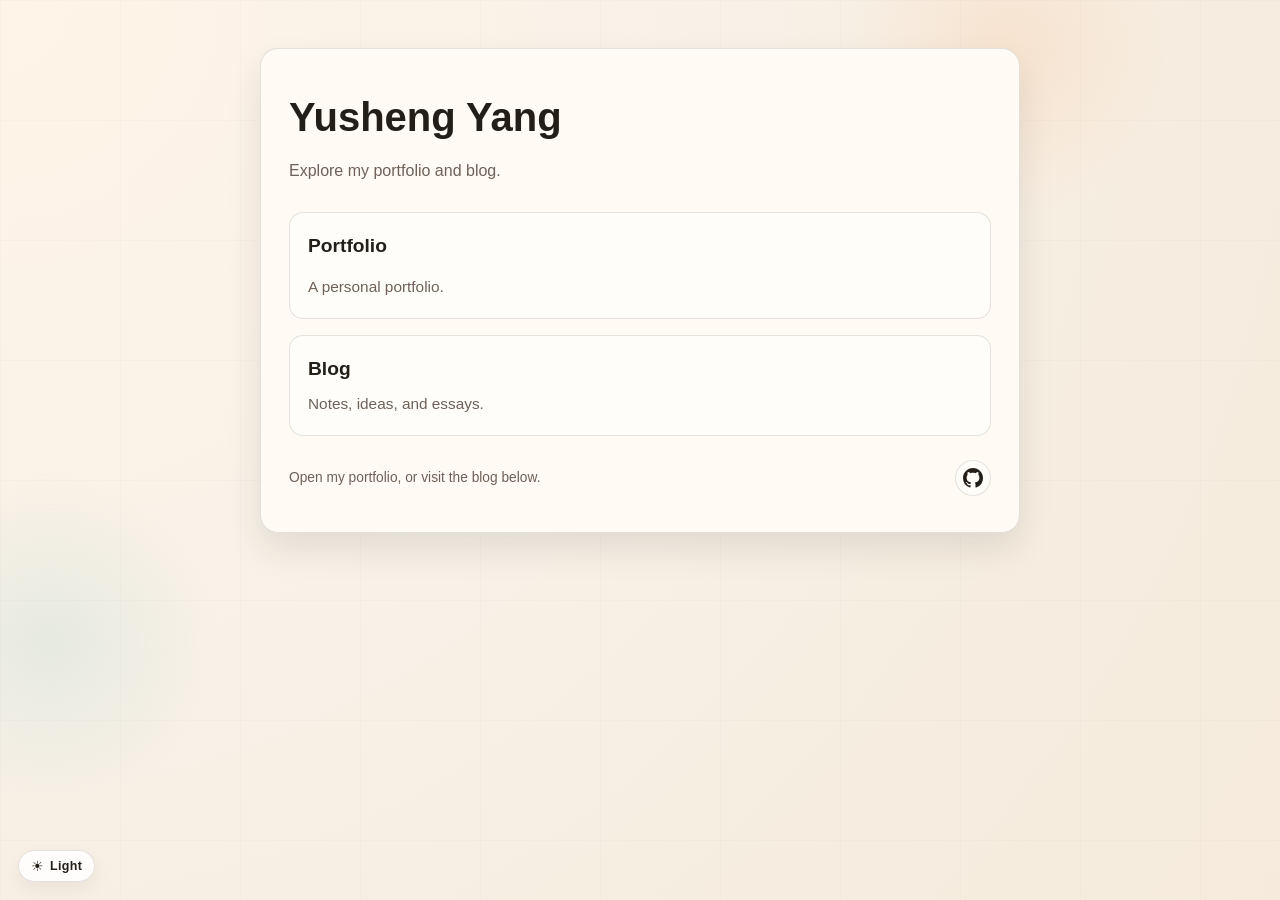
<file: index.html>
<!doctype html>
<html lang="en">
  <head>
    <meta charset="UTF-8" />
    <meta name="viewport" content="width=device-width, initial-scale=1.0" />
    <title>Yang's Homepage</title>
    <meta
      name="description"
      content="Personal homepage with links to my portfolio and blog."
    />
    <link
      rel="canonical"
      href="https://yushengyangchem.github.io/portfolio/index.html"
    />
    <meta property="og:type" content="website" />
    <meta property="og:title" content="Yang's Homepage" />
    <meta
      property="og:description"
      content="Personal homepage with links to my portfolio and blog."
    />
    <meta
      property="og:url"
      content="https://yushengyangchem.github.io/portfolio/index.html"
    />
    <meta
      property="og:image"
      content="https://yushengyangchem.github.io/portfolio/assets/images/photo.jpg"
    />
    <meta name="twitter:card" content="summary" />
    <meta name="twitter:title" content="Yang's Homepage" />
    <meta
      name="twitter:description"
      content="Personal homepage with links to my portfolio and blog."
    />
    <link
      rel="icon"
      href="./favicon.svg?v=20260301"
      type="image/svg+xml"
      media="(prefers-color-scheme: light)"
    />
    <link
      rel="icon"
      href="./favicon-dark.svg?v=20260301"
      type="image/svg+xml"
      media="(prefers-color-scheme: dark)"
    />
    <link rel="icon" href="./favicon.svg?v=20260301" type="image/svg+xml" />
    <script src="./assets/js/common/theme-init.js?v=20260301"></script>
    <link rel="stylesheet" href="./assets/css/common/base.css?v=20260301" />
    <link rel="stylesheet" href="./assets/css/home/layout.css?v=20260301" />
    <script src="./assets/js/common/theme.js?v=20260301" defer></script>
  </head>
  <body>
    <div class="bg-orb bg-orb--one" aria-hidden="true"></div>
    <div class="bg-orb bg-orb--two" aria-hidden="true"></div>
    <div class="bg-grid" aria-hidden="true"></div>

    <main class="home-shell">
      <header class="home-header">
        <h1 class="home-title">Yusheng Yang</h1>
        <p class="home-subtitle">Explore my portfolio and blog.</p>
      </header>

      <section class="home-grid" aria-label="Main links">
        <a
          class="home-card home-card--intro home-card--clickable"
          href="./portfolio-en.html"
          aria-label="Portfolio"
        >
          <div class="home-intro-head">
            <h2 class="home-intro-title">Portfolio</h2>
          </div>

          <div
            class="home-tab-panel is-active"
            role="region"
            aria-label="Portfolio"
          >
            <p>A personal portfolio.</p>
          </div>
        </a>

        <a
          class="home-card home-card--clickable"
          href="./blog/index.html"
          aria-label="Blog"
        >
          <h2>Blog</h2>
          <p>Notes, ideas, and essays.</p>
        </a>
      </section>

      <div class="home-footnote-row">
        <p class="home-footnote">Open my portfolio, or visit the blog below.</p>
        <a
          class="home-github-link"
          href="https://github.com/yushengyangchem"
          target="_blank"
          rel="noopener noreferrer"
          aria-label="GitHub"
        >
          <svg
            viewBox="0 0 16 16"
            width="20"
            height="20"
            fill="currentColor"
            aria-hidden="true"
          >
            <path
              d="M8 0C3.58 0 0 3.58 0 8a8.01 8.01 0 0 0 5.47 7.59c.4.07.55-.17.55-.38 0-.19-.01-.82-.01-1.49-2.01.37-2.53-.49-2.69-.94-.09-.23-.48-.94-.82-1.13-.28-.15-.68-.52-.01-.53.63-.01 1.08.58 1.23.82.72 1.21 1.87.87 2.33.66.07-.52.28-.87.5-1.07-1.78-.2-3.64-.89-3.64-3.95 0-.87.31-1.59.82-2.15-.08-.2-.36-1.02.08-2.12 0 0 .67-.21 2.2.82.64-.18 1.32-.27 2-.27s1.36.09 2 .27c1.53-1.04 2.2-.82 2.2-.82.44 1.1.16 1.92.08 2.12.51.56.82 1.27.82 2.15 0 3.07-1.87 3.75-3.65 3.95.29.25.54.73.54 1.48 0 1.07-.01 1.93-.01 2.2 0 .21.15.46.55.38A8.01 8.01 0 0 0 16 8c0-4.42-3.58-8-8-8"
            />
          </svg>
        </a>
      </div>
    </main>
  </body>
</html>
</file>
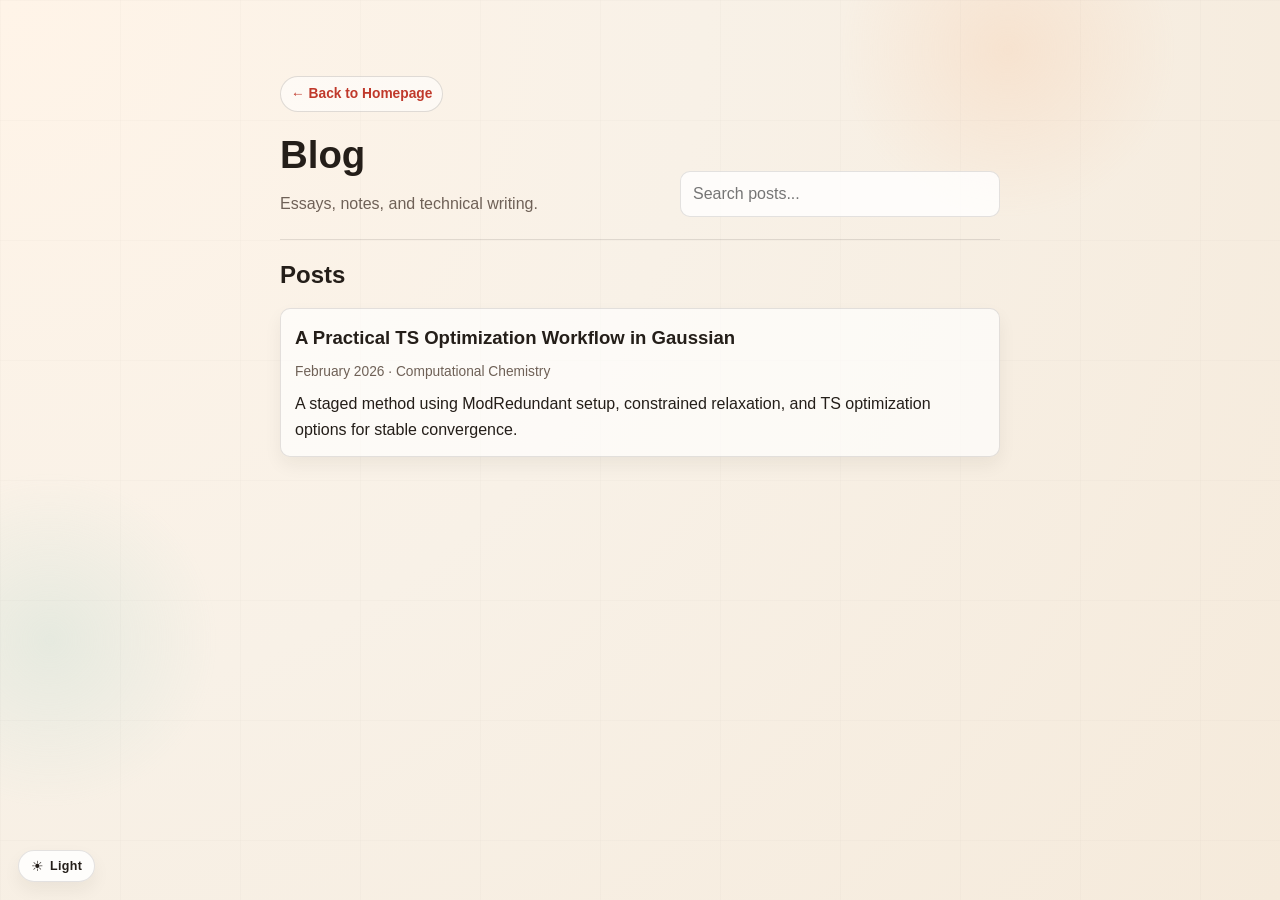
<file: blog/index.html>
<!doctype html>
<html lang="en">
  <head>
    <meta charset="UTF-8" />
    <meta name="viewport" content="width=device-width, initial-scale=1.0" />
    <title>Blog | Yang</title>
    <meta name="description" content="Essays, notes, and technical writing." />
    <link
      rel="canonical"
      href="https://yushengyangchem.github.io/portfolio/blog/index.html"
    />
    <meta property="og:type" content="website" />
    <meta property="og:title" content="Blog | Yang" />
    <meta
      property="og:description"
      content="Essays, notes, and technical writing."
    />
    <meta
      property="og:url"
      content="https://yushengyangchem.github.io/portfolio/blog/index.html"
    />
    <meta
      property="og:image"
      content="https://yushengyangchem.github.io/portfolio/assets/images/photo.jpg"
    />
    <meta name="twitter:card" content="summary" />
    <meta name="twitter:title" content="Blog | Yang" />
    <meta
      name="twitter:description"
      content="Essays, notes, and technical writing."
    />
    <link
      rel="icon"
      href="../favicon.svg?v=20260301"
      type="image/svg+xml"
      media="(prefers-color-scheme: light)"
    />
    <link
      rel="icon"
      href="../favicon-dark.svg?v=20260301"
      type="image/svg+xml"
      media="(prefers-color-scheme: dark)"
    />
    <link rel="icon" href="../favicon.svg?v=20260301" type="image/svg+xml" />
    <script src="../assets/js/common/theme-init.js?v=20260301"></script>
    <link rel="stylesheet" href="../assets/css/common/base.css?v=20260301" />
    <link rel="stylesheet" href="../assets/css/blog/layout.css?v=20260301" />
    <script src="../assets/js/blog/page.js?v=20260301" defer></script>
    <script src="../assets/js/common/theme.js?v=20260301" defer></script>
  </head>
  <body>
    <div class="bg-orb bg-orb--one" aria-hidden="true"></div>
    <div class="bg-orb bg-orb--two" aria-hidden="true"></div>
    <div class="bg-grid" aria-hidden="true"></div>

    <main class="blog-shell">
      <p>
        <a class="blog-top-link" href="../index.html">← Back to Homepage</a>
      </p>

      <header class="blog-header">
        <div class="blog-heading">
          <h1>Blog</h1>
          <p class="blog-lead">Essays, notes, and technical writing.</p>
        </div>
        <div class="blog-search-wrap">
          <input
            id="blog-search-input"
            class="blog-search-input"
            type="search"
            placeholder="Search posts..."
            autocomplete="off"
            aria-label="Search posts"
          />
        </div>
      </header>

      <section class="blog-block" aria-label="Post list">
        <h2>Posts</h2>
        <p class="blog-empty" id="blog-empty" hidden>
          No posts match your search.
        </p>

        <article class="blog-post">
          <h2>
            <a
              class="blog-post-link"
              href="./posts/ts-optimization-in-gaussian.html"
            >
              A Practical TS Optimization Workflow in Gaussian
            </a>
          </h2>
          <p class="blog-meta">February 2026 · Computational Chemistry</p>
          <p>
            A staged method using ModRedundant setup, constrained relaxation,
            and TS optimization options for stable convergence.
          </p>
        </article>
      </section>
    </main>
    <button class="blog-back-top" id="blog-back-top" type="button" hidden>
      ↑ Top
    </button>
  </body>
</html>
</file>
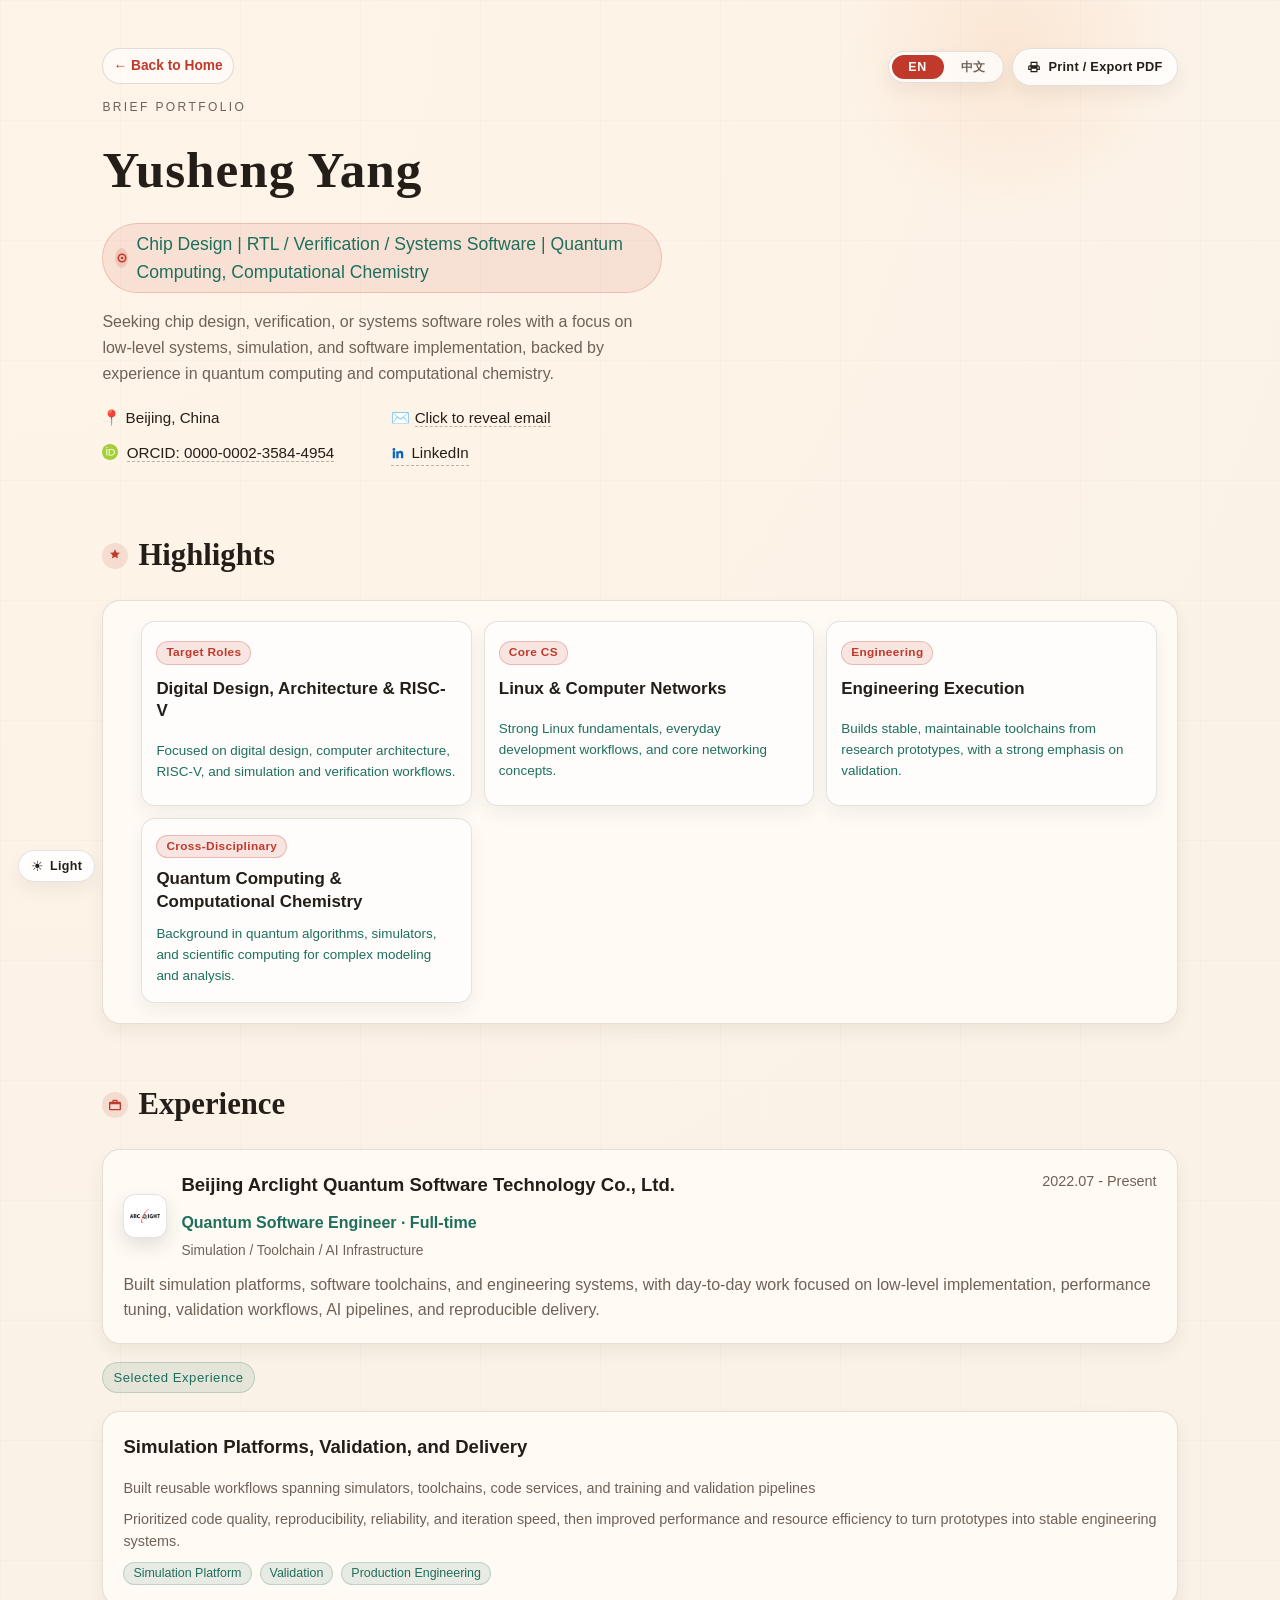
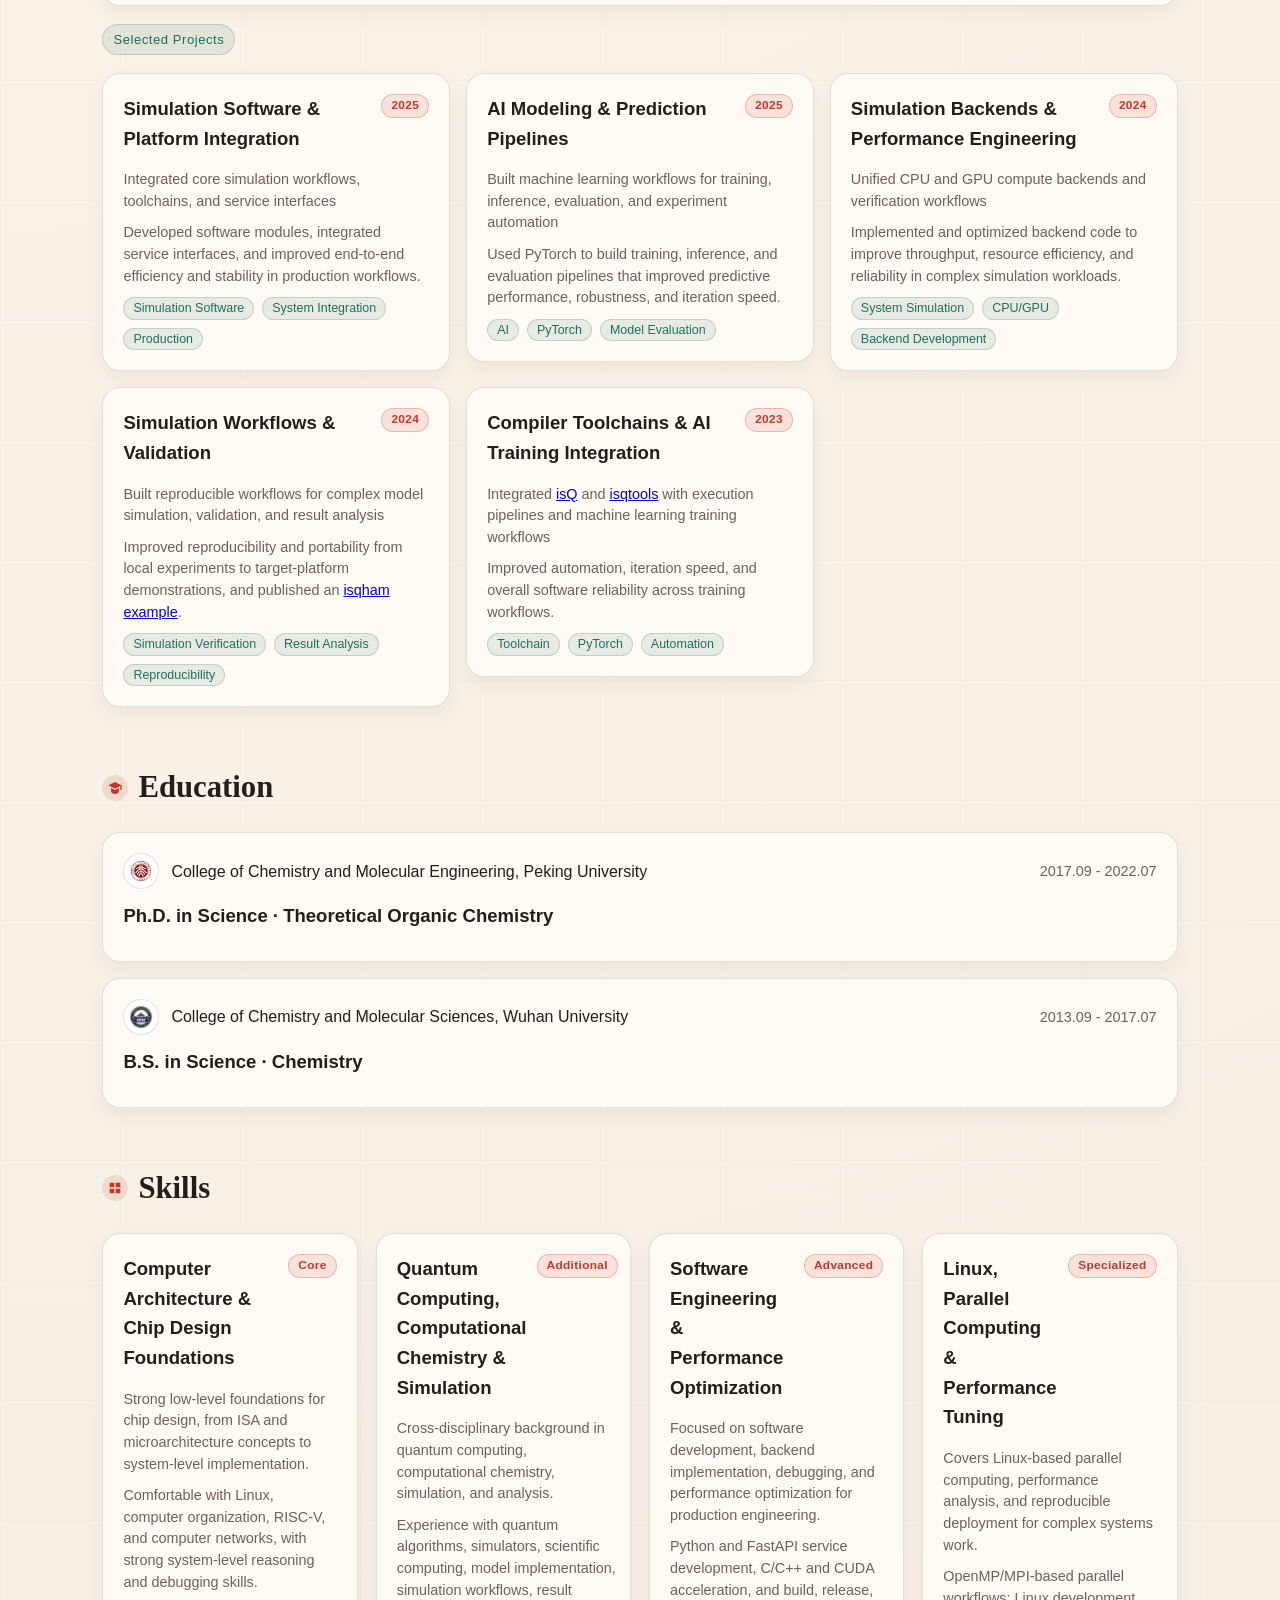
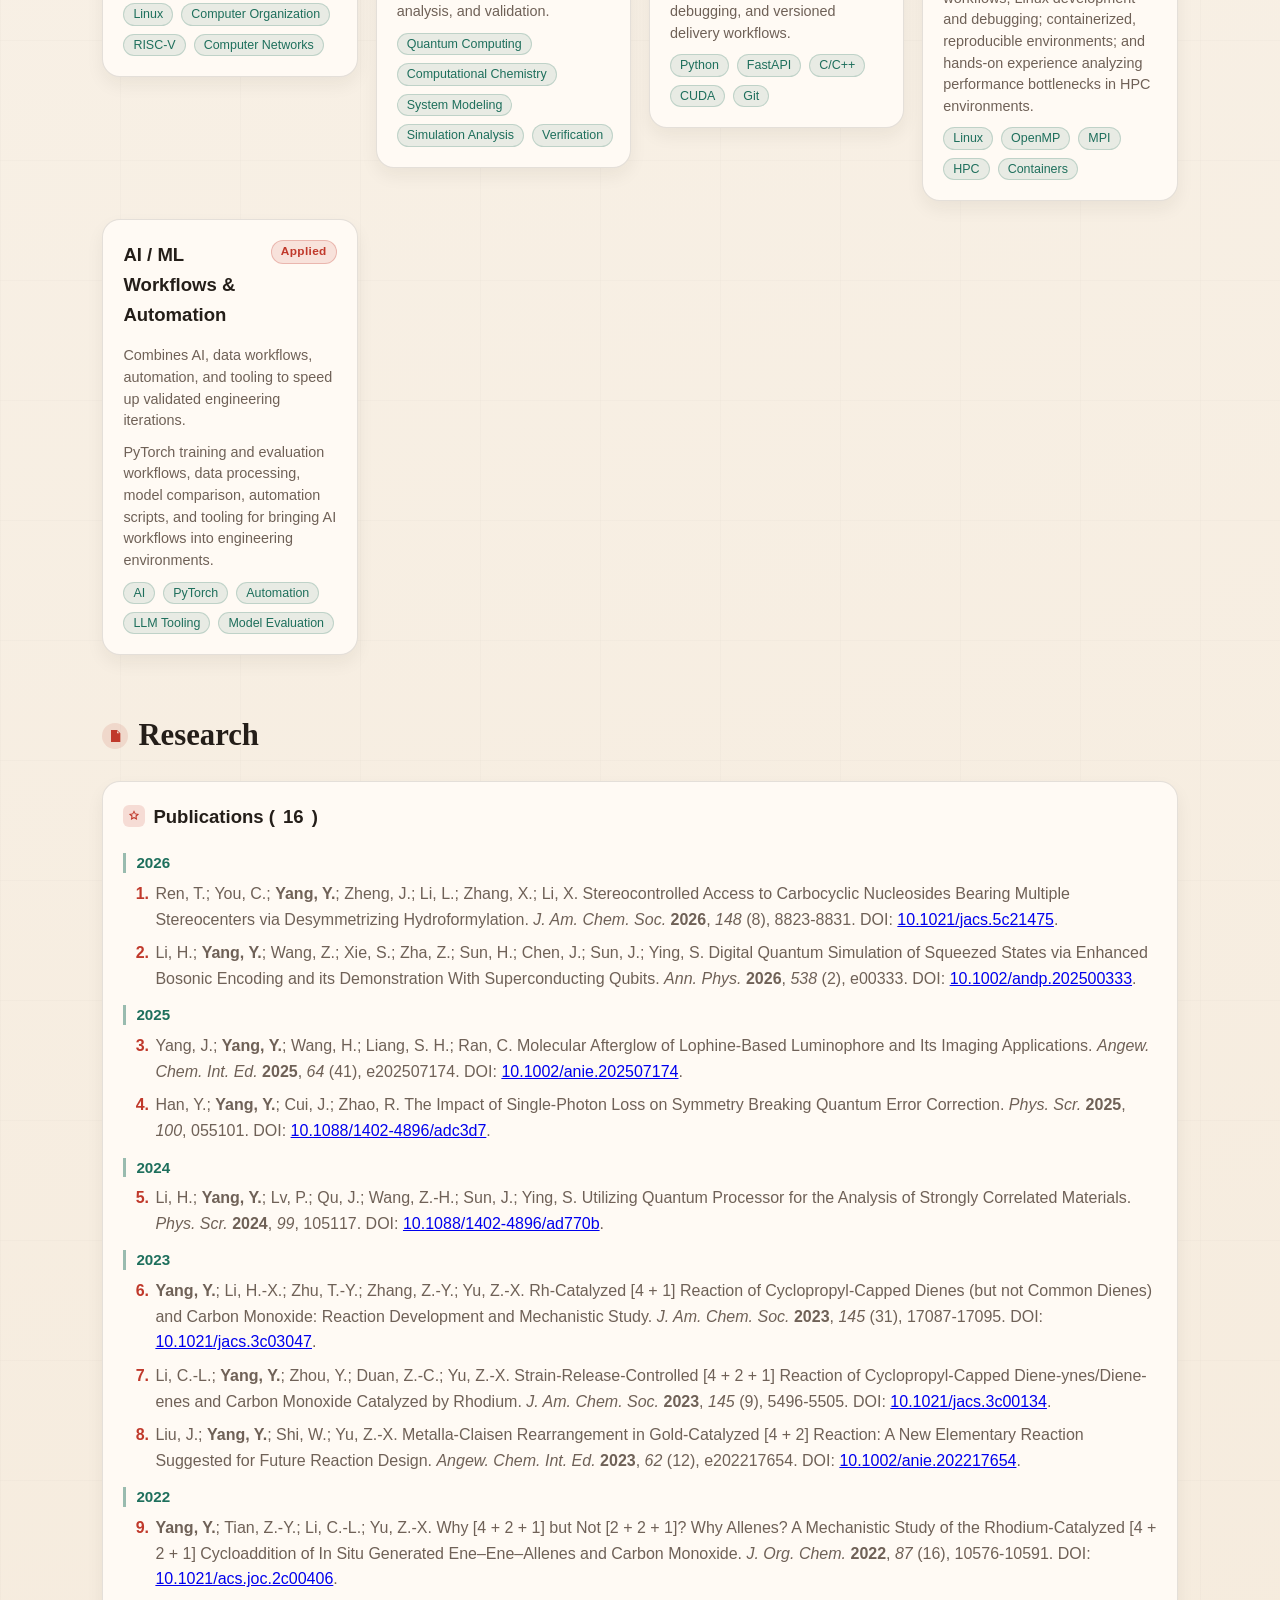
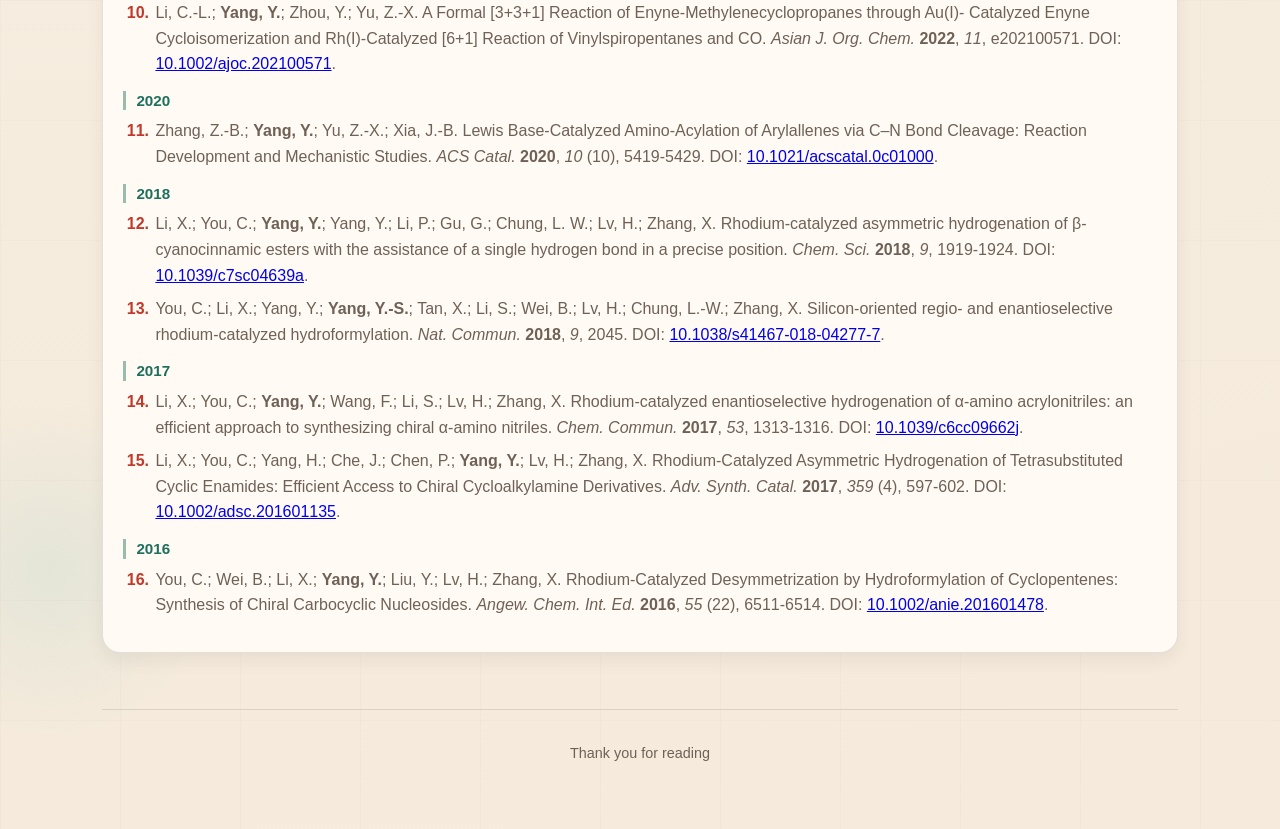
<file: portfolio-en.html>
<!doctype html>
<html lang="en">
  <head>
    <meta charset="utf-8" />
    <meta name="viewport" content="width=device-width, initial-scale=1" />
    <title>Yusheng Yang | Portfolio</title>
    <meta name="description" content="Brief portfolio of Yusheng Yang" />
    <link
      rel="canonical"
      href="https://yushengyangchem.github.io/portfolio/portfolio-en.html"
    />
    <meta property="og:type" content="website" />
    <meta property="og:title" content="Yusheng Yang | Portfolio" />
    <meta property="og:description" content="Brief portfolio of Yusheng Yang" />
    <meta
      property="og:url"
      content="https://yushengyangchem.github.io/portfolio/portfolio-en.html"
    />
    <meta
      property="og:image"
      content="https://yushengyangchem.github.io/portfolio/assets/images/photo.jpg"
    />
    <meta name="twitter:card" content="summary" />
    <meta name="twitter:title" content="Yusheng Yang | Portfolio" />
    <meta
      name="twitter:description"
      content="Brief portfolio of Yusheng Yang"
    />
    <link rel="icon" href="./favicon.svg?v=20260301" type="image/svg+xml" />
    <script src="assets/js/common/theme-init.js?v=20260301"></script>
    <link rel="stylesheet" href="assets/css/portfolio/index.css?v=20260301" />
    <style>
      .hero__name {
        font-size: clamp(2.2rem, 4vw, 3.4rem);
      }

      .hero__meta .linkedin-link {
        display: inline-flex;
        align-items: center;
        gap: 6px;
        color: var(--ink);
        text-decoration: none;
        border-bottom: 1px dashed rgba(36, 30, 25, 0.3);
      }

      .hero__meta .linkedin-link .icon {
        width: 14px;
        height: 14px;
        fill: #0a66c2;
        flex: 0 0 auto;
      }

      .hero__meta .linkedin-link:hover {
        color: var(--accent);
        border-bottom-color: rgba(192, 57, 43, 0.5);
      }
    </style>
  </head>
  <body>
    <div class="bg-orb bg-orb--one" aria-hidden="true"></div>
    <div class="bg-orb bg-orb--two" aria-hidden="true"></div>
    <div class="bg-grid" aria-hidden="true"></div>

    <header class="hero">
      <div class="hero__controls">
        <div class="hero__lang-switch" aria-label="Language switch">
          <a class="hero__lang-link is-active" href="./portfolio-en.html">EN</a>
          <a class="hero__lang-link" href="./portfolio-zh.html">中文</a>
        </div>
        <button class="hero__print-button js-print-page" type="button">
          <svg viewBox="0 0 24 24" aria-hidden="true">
            <path
              d="M6 9V3h12v6h1a3 3 0 013 3v5h-4v4H6v-4H2v-5a3 3 0 013-3h1zm2-4v4h8V5H8zm8 10H8v4h8v-4zm2 0h2v-3a1 1 0 00-1-1h-1v4zM6 15v-4H5a1 1 0 00-1 1v3h2z"
            />
          </svg>
          Print / Export PDF
        </button>
      </div>
      <div class="hero__content">
        <div class="hero__nav">
          <a
            class="hero__back-home"
            href="./index.html"
            aria-label="Back to home"
          >
            ← Back to Home
          </a>
        </div>
        <p class="hero__eyebrow">Brief Portfolio</p>
        <h1 class="hero__name">Yusheng Yang</h1>
        <p class="hero__title">
          <span class="title-icon" aria-hidden="true">
            <svg viewBox="0 0 24 24" role="img">
              <path
                d="M12 3a9 9 0 110 18 9 9 0 010-18zm0 3.2a5.8 5.8 0 100 11.6 5.8 5.8 0 000-11.6zm0 3.2a2.6 2.6 0 110 5.2 2.6 2.6 0 010-5.2z"
              />
            </svg>
          </span>
          Chip Design | RTL / Verification / Systems Software | Quantum
          Computing, Computational Chemistry
        </p>
        <p class="hero__summary">
          Seeking chip design, verification, or systems software roles with a
          focus on low-level systems, simulation, and software implementation,
          backed by experience in quantum computing and computational chemistry.
        </p>
        <div class="hero__meta">
          <span>📍 Beijing, China</span>
          <span
            >✉️
            <a class="email-link" href="#" aria-label="email"
              >Click to reveal email</a
            ></span
          >
          <span
            ><img
              class="orcid-icon"
              src="assets/images/orcid.svg"
              alt="ORCID"
            />
            <a
              class="orcid-link"
              href="https://orcid.org/0000-0002-3584-4954"
              target="_blank"
              rel="noopener noreferrer"
              >ORCID: 0000-0002-3584-4954</a
            ></span
          >
          <span
            ><a
              class="linkedin-link"
              href="https://www.linkedin.com/in/yusheng-yang-569a61166/"
              target="_blank"
              rel="noopener noreferrer"
              ><svg
                class="icon"
                viewBox="0 0 24 24"
                aria-hidden="true"
                role="img"
              >
                <path
                  d="M4.98 3.5C3.6 3.5 2.5 4.6 2.5 5.98c0 1.37 1.1 2.48 2.48 2.48h.02c1.37 0 2.48-1.11 2.48-2.48C7.48 4.6 6.37 3.5 4.98 3.5zM3 21h4V9H3v12zM9 21h4v-6.2c0-1.5.28-2.98 2.16-2.98 1.85 0 1.88 1.73 1.88 3.08V21h4v-6.9c0-3.39-.73-6-4.7-6-1.92 0-3.2 1.05-3.72 2.05h-.05V9H9v12z"
                />
              </svg>
              LinkedIn</a
            ></span
          >
        </div>
      </div>
    </header>

    <main>
      <section class="section" id="core-skills">
        <div class="section__head">
          <h2>
            <span class="section-icon" aria-hidden="true">
              <svg viewBox="0 0 24 24" role="img">
                <path
                  d="M12 2l2.2 4.7 5.1.6-3.8 3.5 1 5-4.5-2.5-4.5 2.5 1-5L4.7 7.3l5.1-.6L12 2z"
                />
              </svg> </span
            >Highlights
          </h2>
        </div>
        <div class="timeline">
          <article class="card reveal">
            <ul class="focus-list">
              <li>
                <div class="focus-list__head">
                  <span class="focus-list__icon" aria-hidden="true">
                    <svg viewBox="0 0 24 24" role="img">
                      <path
                        d="M12 2a4 4 0 014 4c0 .8-.2 1.5-.6 2.1l4.5 7.8A3.5 3.5 0 1117 17l-4.4-2.6A4 4 0 0112 14a4 4 0 01-.6 0L7 16.6A3.5 3.5 0 117 19l4.4-7.7A4 4 0 018 6a4 4 0 014-4zm0 2a2 2 0 100 4 2 2 0 000-4z"
                      />
                    </svg>
                  </span>
                  <span class="focus-list__label">Target Roles</span>
                </div>
                <strong>Digital Design, Architecture & RISC-V</strong>
                <span
                  >Focused on digital design, computer architecture, RISC-V, and
                  simulation and verification workflows.</span
                >
              </li>
              <li>
                <div class="focus-list__head">
                  <span class="focus-list__icon" aria-hidden="true">
                    <svg viewBox="0 0 24 24" role="img">
                      <path
                        d="M6 3h12l3 5-9 13L3 8l3-5zm1.2 2L5.7 8h12.6L16.8 5H7.2zM7 10l5 7.2L17 10H7z"
                      />
                    </svg>
                  </span>
                  <span class="focus-list__label">Core CS</span>
                </div>
                <strong>Linux & Computer Networks</strong>
                <span
                  >Strong Linux fundamentals, everyday development workflows,
                  and core networking concepts.</span
                >
              </li>
              <li>
                <div class="focus-list__head">
                  <span class="focus-list__icon" aria-hidden="true">
                    <svg viewBox="0 0 24 24" role="img">
                      <path
                        d="M13.6 2l-1 2.2a7.9 7.9 0 00-1.2.5L9.1 3.7 6.7 6l1 2.2a8 8 0 00-.5 1.2L4.9 10.4v3.2l2.3 1a8 8 0 00.5 1.2l-1 2.2 2.4 2.3 2.3-1a7.9 7.9 0 001.2.5l1 2.2h3.4l1-2.2a7.9 7.9 0 001.2-.5l2.3 1 2.4-2.3-1-2.2a8 8 0 00.5-1.2l2.3-1v-3.2l-2.3-1a8 8 0 00-.5-1.2l1-2.2-2.4-2.3-2.3 1a7.9 7.9 0 00-1.2-.5l-1-2.2h-3.4zM12 9.2a2.8 2.8 0 110 5.6 2.8 2.8 0 010-5.6z"
                      />
                    </svg>
                  </span>
                  <span class="focus-list__label">Engineering</span>
                </div>
                <strong>Engineering Execution</strong>
                <span
                  >Builds stable, maintainable toolchains from research
                  prototypes, with a strong emphasis on validation.</span
                >
              </li>
              <li>
                <div class="focus-list__head">
                  <span class="focus-list__icon" aria-hidden="true">
                    <svg viewBox="0 0 24 24" role="img">
                      <path
                        d="M12 2a4 4 0 014 4c0 .8-.2 1.5-.6 2.1l4.5 7.8A3.5 3.5 0 1117 17l-4.4-2.6A4 4 0 0112 14a4 4 0 01-.6 0L7 16.6A3.5 3.5 0 117 19l4.4-7.7A4 4 0 018 6a4 4 0 014-4zm0 2a2 2 0 100 4 2 2 0 000-4z"
                      />
                    </svg>
                  </span>
                  <span class="focus-list__label">Cross-Disciplinary</span>
                </div>
                <strong>Quantum Computing & Computational Chemistry</strong>
                <span
                  >Background in quantum algorithms, simulators, and scientific
                  computing for complex modeling and analysis.</span
                >
              </li>
            </ul>
          </article>
        </div>
      </section>

      <section class="section" id="experience">
        <div class="section__head">
          <h2>
            <span class="section-icon" aria-hidden="true">
              <svg viewBox="0 0 24 24" role="img">
                <path
                  d="M10 4h4a2 2 0 012 2v1h3a2 2 0 012 2v9a2 2 0 01-2 2H5a2 2 0 01-2-2V9a2 2 0 012-2h3V6a2 2 0 012-2zm0 3h4V6h-4v1zm-5 4v7h14v-7H5z"
                />
              </svg>
            </span>
            Experience
          </h2>
        </div>
        <div class="timeline">
          <div class="experience-group">
            <article class="card reveal experience-company">
              <div class="company-head">
                <div class="company-left">
                  <img
                    class="company-logo"
                    src="assets/images/logo.png"
                    alt="Arclight Quantum Logo"
                  />
                  <div>
                    <h3>
                      Beijing Arclight Quantum Software Technology Co., Ltd.
                    </h3>
                    <p class="company-role">
                      Quantum Software Engineer · Full-time
                    </p>
                    <p class="company-role-title">
                      Simulation / Toolchain / AI Infrastructure
                    </p>
                  </div>
                </div>
                <span class="company-time">2022.07 - Present</span>
              </div>
              <p class="company-summary">
                Built simulation platforms, software toolchains, and engineering
                systems, with day-to-day work focused on low-level
                implementation, performance tuning, validation workflows, AI
                pipelines, and reproducible delivery.
              </p>
            </article>

            <div class="experience-label">Selected Experience</div>
            <article class="card reveal experience-project">
              <div class="project-head">
                <div class="project-title-row">
                  <h3>Simulation Platforms, Validation, and Delivery</h3>
                </div>
                <p class="project-meta">
                  Built reusable workflows spanning simulators, toolchains, code
                  services, and training and validation pipelines
                </p>
              </div>
              <p class="project-summary">
                Prioritized code quality, reproducibility, reliability, and
                iteration speed, then improved performance and resource
                efficiency to turn prototypes into stable engineering systems.
              </p>
              <div class="project-tags">
                <span>Simulation Platform</span>
                <span>Validation</span>
                <span>Production Engineering</span>
              </div>
            </article>

            <div class="experience-label">Selected Projects</div>
            <div class="experience-projects">
              <article class="card reveal experience-project">
                <div class="project-head">
                  <div class="project-title-row">
                    <h3>Simulation Software & Platform Integration</h3>
                    <span class="project-year">2025</span>
                  </div>
                  <p class="project-meta">
                    Integrated core simulation workflows, toolchains, and
                    service interfaces
                  </p>
                </div>
                <p class="project-summary">
                  Developed software modules, integrated service interfaces, and
                  improved end-to-end efficiency and stability in production
                  workflows.
                </p>
                <div class="project-tags">
                  <span>Simulation Software</span>
                  <span>System Integration</span>
                  <span>Production</span>
                </div>
              </article>

              <article class="card reveal experience-project">
                <div class="project-head">
                  <div class="project-title-row">
                    <h3>AI Modeling & Prediction Pipelines</h3>
                    <span class="project-year">2025</span>
                  </div>
                  <p class="project-meta">
                    Built machine learning workflows for training, inference,
                    evaluation, and experiment automation
                  </p>
                </div>
                <p class="project-summary">
                  Used PyTorch to build training, inference, and evaluation
                  pipelines that improved predictive performance, robustness,
                  and iteration speed.
                </p>
                <div class="project-tags">
                  <span>AI</span>
                  <span>PyTorch</span>
                  <span>Model Evaluation</span>
                </div>
              </article>

              <article class="card reveal experience-project">
                <div class="project-head">
                  <div class="project-title-row">
                    <h3>Simulation Backends & Performance Engineering</h3>
                    <span class="project-year">2024</span>
                  </div>
                  <p class="project-meta">
                    Unified CPU and GPU compute backends and verification
                    workflows
                  </p>
                </div>
                <p class="project-summary">
                  Implemented and optimized backend code to improve throughput,
                  resource efficiency, and reliability in complex simulation
                  workloads.
                </p>
                <div class="project-tags">
                  <span>System Simulation</span>
                  <span>CPU/GPU</span>
                  <span>Backend Development</span>
                </div>
              </article>

              <article class="card reveal experience-project">
                <div class="project-head">
                  <div class="project-title-row">
                    <h3>Simulation Workflows & Validation</h3>
                    <span class="project-year">2024</span>
                  </div>
                  <p class="project-meta">
                    Built reproducible workflows for complex model simulation,
                    validation, and result analysis
                  </p>
                </div>
                <p class="project-summary">
                  Improved reproducibility and portability from local
                  experiments to target-platform demonstrations, and published
                  an
                  <a
                    href="https://www.arclightquantum.com/isqham/"
                    target="_blank"
                    rel="noopener noreferrer"
                    >isqham example</a
                  >.
                </p>
                <div class="project-tags">
                  <span>Simulation Verification</span>
                  <span>Result Analysis</span>
                  <span>Reproducibility</span>
                </div>
              </article>

              <article class="card reveal experience-project">
                <div class="project-head">
                  <div class="project-title-row">
                    <h3>Compiler Toolchains & AI Training Integration</h3>
                    <span class="project-year">2023</span>
                  </div>
                  <p class="project-meta">
                    Integrated
                    <a
                      href="https://www.arclightquantum.com/isq-docs/latest/"
                      target="_blank"
                      rel="noopener noreferrer"
                      >isQ</a
                    >
                    and
                    <a
                      href="https://www.arclightquantum.com/isqtools/index.html"
                      target="_blank"
                      rel="noopener noreferrer"
                      >isqtools</a
                    >
                    with execution pipelines and machine learning training
                    workflows
                  </p>
                </div>
                <p class="project-summary">
                  Improved automation, iteration speed, and overall software
                  reliability across training workflows.
                </p>
                <div class="project-tags">
                  <span>Toolchain</span>
                  <span>PyTorch</span>
                  <span>Automation</span>
                </div>
              </article>
            </div>
          </div>
        </div>
      </section>

      <section class="section" id="education">
        <div class="section__head">
          <h2>
            <span class="section-icon" aria-hidden="true">
              <svg viewBox="0 0 24 24" role="img">
                <path
                  d="M12 3L2 8l10 5 8-4v6h2V8L12 3zm-6 9v4.5C6 19 8.7 21 12 21s6-2 6-4.5V12l-6 3-6-3z"
                />
              </svg>
            </span>
            Education
          </h2>
        </div>
        <div class="timeline">
          <article class="card reveal">
            <div class="edu-head">
              <div class="edu-left">
                <img
                  class="edu-logo"
                  src="assets/images/pku.png"
                  alt="Peking University logo"
                />
                <div class="edu-text">
                  <span class="edu-school"
                    >College of Chemistry and Molecular Engineering, Peking
                    University</span
                  >
                </div>
              </div>
              <span class="edu-time">2017.09 - 2022.07</span>
            </div>
            <h3 class="edu-degree">
              Ph.D. in Science · Theoretical Organic Chemistry
            </h3>
          </article>
          <article class="card reveal">
            <div class="edu-head">
              <div class="edu-left">
                <img
                  class="edu-logo"
                  src="assets/images/whu.jpg"
                  alt="Wuhan University logo"
                />
                <div class="edu-text">
                  <span class="edu-school"
                    >College of Chemistry and Molecular Sciences, Wuhan
                    University</span
                  >
                </div>
              </div>
              <span class="edu-time">2013.09 - 2017.07</span>
            </div>
            <h3 class="edu-degree">B.S. in Science · Chemistry</h3>
          </article>
        </div>
      </section>

      <section class="section" id="skills">
        <div class="section__head">
          <h2>
            <span class="section-icon" aria-hidden="true">
              <svg viewBox="0 0 24 24" role="img">
                <path
                  d="M4 4h7v7H4V4zm9 0h7v7h-7V4zM4 13h7v7H4v-7zm9 0h7v7h-7v-7z"
                />
              </svg>
            </span>
            Skills
          </h2>
        </div>
        <div class="skills">
          <article class="card reveal experience-project">
            <div class="project-head">
              <div class="project-title-row">
                <h3>Computer Architecture & Chip Design Foundations</h3>
                <span class="project-year">Core</span>
              </div>
              <p class="project-meta">
                Strong low-level foundations for chip design, from ISA and
                microarchitecture concepts to system-level implementation.
              </p>
            </div>
            <p class="project-summary">
              Comfortable with Linux, computer organization, RISC-V, and
              computer networks, with strong system-level reasoning and
              debugging skills.
            </p>
            <div class="project-tags">
              <span>Linux</span>
              <span>Computer Organization</span>
              <span>RISC-V</span>
              <span>Computer Networks</span>
            </div>
          </article>
          <article class="card reveal experience-project">
            <div class="project-head">
              <div class="project-title-row">
                <h3>Quantum Computing, Computational Chemistry & Simulation</h3>
                <span class="project-year">Additional</span>
              </div>
              <p class="project-meta">
                Cross-disciplinary background in quantum computing,
                computational chemistry, simulation, and analysis.
              </p>
            </div>
            <p class="project-summary">
              Experience with quantum algorithms, simulators, scientific
              computing, model implementation, simulation workflows, result
              analysis, and validation.
            </p>
            <div class="project-tags">
              <span>Quantum Computing</span>
              <span>Computational Chemistry</span>
              <span>System Modeling</span>
              <span>Simulation Analysis</span>
              <span>Verification</span>
            </div>
          </article>
          <article class="card reveal experience-project">
            <div class="project-head">
              <div class="project-title-row">
                <h3>Software Engineering & Performance Optimization</h3>
                <span class="project-year">Advanced</span>
              </div>
              <p class="project-meta">
                Focused on software development, backend implementation,
                debugging, and performance optimization for production
                engineering.
              </p>
            </div>
            <p class="project-summary">
              Python and FastAPI service development, C/C++ and CUDA
              acceleration, and build, release, debugging, and versioned
              delivery workflows.
            </p>
            <div class="project-tags">
              <span>Python</span>
              <span>FastAPI</span>
              <span>C/C++</span>
              <span>CUDA</span>
              <span>Git</span>
            </div>
          </article>
          <article class="card reveal experience-project">
            <div class="project-head">
              <div class="project-title-row">
                <h3>Linux, Parallel Computing & Performance Tuning</h3>
                <span class="project-year">Specialized</span>
              </div>
              <p class="project-meta">
                Covers Linux-based parallel computing, performance analysis, and
                reproducible deployment for complex systems work.
              </p>
            </div>
            <p class="project-summary">
              OpenMP/MPI-based parallel workflows; Linux development and
              debugging; containerized, reproducible environments; and hands-on
              experience analyzing performance bottlenecks in HPC environments.
            </p>
            <div class="project-tags">
              <span>Linux</span>
              <span>OpenMP</span>
              <span>MPI</span>
              <span>HPC</span>
              <span>Containers</span>
            </div>
          </article>
          <article class="card reveal experience-project">
            <div class="project-head">
              <div class="project-title-row">
                <h3>AI / ML Workflows & Automation</h3>
                <span class="project-year">Applied</span>
              </div>
              <p class="project-meta">
                Combines AI, data workflows, automation, and tooling to speed up
                validated engineering iterations.
              </p>
            </div>
            <p class="project-summary">
              PyTorch training and evaluation workflows, data processing, model
              comparison, automation scripts, and tooling for bringing AI
              workflows into engineering environments.
            </p>
            <div class="project-tags">
              <span>AI</span>
              <span>PyTorch</span>
              <span>Automation</span>
              <span>LLM Tooling</span>
              <span>Model Evaluation</span>
            </div>
          </article>
        </div>
      </section>

      <section class="section" id="extra">
        <div class="section__head">
          <h2>
            <span class="section-icon" aria-hidden="true">
              <svg viewBox="0 0 24 24" role="img">
                <path
                  d="M6 3h9l5 5v13H6V3zm9 1.5V8h3.5L15 4.5zM8 11h10v1.6H8V11zm0 3.5h10V16H8v-1.5zm0-7h5v1.6H8V7.5z"
                />
              </svg>
            </span>
            Research
          </h2>
        </div>
        <div class="grid">
          <article class="card">
            <h3 id="papers" class="result-heading">
              <span class="result-heading__icon" aria-hidden="true">
                <svg viewBox="0 0 24 24" role="img">
                  <path
                    d="M12 2l2.7 5.5 6.1.9-4.4 4.3 1 6.1-5.4-2.8-5.4 2.8 1-6.1-4.4-4.3 6.1-.9L12 2zm0 3.7l-1.5 3.1-3.4.5 2.5 2.4-.6 3.4 3-1.6 3 1.6-.6-3.4 2.5-2.4-3.4-.5L12 5.7z"
                  />
                </svg>
              </span>
              Publications (<span data-count="papers">—</span>)
            </h3>
            <div id="papers-list">
              <h4>2026</h4>
              <ol class="result-list">
                <li>
                  Ren, T.; You, C.; <strong>Yang, Y.</strong>; Zheng, J.; Li,
                  L.; Zhang, X.; Li, X. Stereocontrolled Access to Carbocyclic
                  Nucleosides Bearing Multiple Stereocenters via Desymmetrizing
                  Hydroformylation. <em>J. Am. Chem. Soc.</em>
                  <strong>2026</strong>, <em>148</em> (8), 8823-8831. DOI:
                  <a href="https://doi.org/10.1021/jacs.5c21475"
                    >10.1021/jacs.5c21475</a
                  >.
                </li>
                <li>
                  Li, H.; <strong>Yang, Y.</strong>; Wang, Z.; Xie, S.; Zha, Z.;
                  Sun, H.; Chen, J.; Sun, J.; Ying, S. Digital Quantum
                  Simulation of Squeezed States via Enhanced Bosonic Encoding
                  and its Demonstration With Superconducting Qubits.
                  <em>Ann. Phys.</em> <strong>2026</strong>, <em>538</em> (2),
                  e00333. DOI:
                  <a href="https://doi.org/10.1002/andp.202500333"
                    >10.1002/andp.202500333</a
                  >.
                </li>
              </ol>
              <h4>2025</h4>
              <ol class="result-list">
                <li>
                  Yang, J.; <strong>Yang, Y.</strong>; Wang, H.; Liang, S. H.;
                  Ran, C. Molecular Afterglow of Lophine-Based Luminophore and
                  Its Imaging Applications. <em>Angew. Chem. Int. Ed.</em>
                  <strong>2025</strong>, <em>64</em> (41), e202507174. DOI:
                  <a href="https://doi.org/10.1002/anie.202507174"
                    >10.1002/anie.202507174</a
                  >.
                </li>
                <li>
                  Han, Y.; <strong>Yang, Y.</strong>; Cui, J.; Zhao, R. The
                  Impact of Single-Photon Loss on Symmetry Breaking Quantum
                  Error Correction. <em>Phys. Scr.</em> <strong>2025</strong>,
                  <em>100</em>, 055101. DOI:
                  <a href="https://doi.org/10.1088/1402-4896/adc3d7"
                    >10.1088/1402-4896/adc3d7</a
                  >.
                </li>
              </ol>
              <h4>2024</h4>
              <ol class="result-list">
                <li>
                  Li, H.; <strong>Yang, Y.</strong>; Lv, P.; Qu, J.; Wang,
                  Z.-H.; Sun, J.; Ying, S. Utilizing Quantum Processor for the
                  Analysis of Strongly Correlated Materials.
                  <em>Phys. Scr.</em> <strong>2024</strong>, <em>99</em>,
                  105117. DOI:
                  <a href="https://doi.org/10.1088/1402-4896/ad770b"
                    >10.1088/1402-4896/ad770b</a
                  >.
                </li>
              </ol>
              <h4>2023</h4>
              <ol class="result-list">
                <li>
                  <strong>Yang, Y.</strong>; Li, H.-X.; Zhu, T.-Y.; Zhang,
                  Z.-Y.; Yu, Z.-X. Rh-Catalyzed [4 + 1] Reaction of
                  Cyclopropyl-Capped Dienes (but not Common Dienes) and Carbon
                  Monoxide: Reaction Development and Mechanistic Study.
                  <em>J. Am. Chem. Soc.</em> <strong>2023</strong>,
                  <em>145</em> (31), 17087-17095. DOI:
                  <a href="https://doi.org/10.1021/jacs.3c03047"
                    >10.1021/jacs.3c03047</a
                  >.
                </li>
                <li>
                  Li, C.-L.; <strong>Yang, Y.</strong>; Zhou, Y.; Duan, Z.-C.;
                  Yu, Z.-X. Strain-Release-Controlled [4 + 2 + 1] Reaction of
                  Cyclopropyl-Capped Diene-ynes/Diene-enes and Carbon Monoxide
                  Catalyzed by Rhodium. <em>J. Am. Chem. Soc.</em>
                  <strong>2023</strong>, <em>145</em> (9), 5496-5505. DOI:
                  <a href="https://doi.org/10.1021/jacs.3c00134"
                    >10.1021/jacs.3c00134</a
                  >.
                </li>
                <li>
                  Liu, J.; <strong>Yang, Y.</strong>; Shi, W.; Yu, Z.-X.
                  Metalla-Claisen Rearrangement in Gold-Catalyzed [4 + 2]
                  Reaction: A New Elementary Reaction Suggested for Future
                  Reaction Design. <em>Angew. Chem. Int. Ed.</em>
                  <strong>2023</strong>, <em>62</em> (12), e202217654. DOI:
                  <a href="https://doi.org/10.1002/anie.202217654"
                    >10.1002/anie.202217654</a
                  >.
                </li>
              </ol>
              <h4>2022</h4>
              <ol class="result-list">
                <li>
                  <strong>Yang, Y.</strong>; Tian, Z.-Y.; Li, C.-L.; Yu, Z.-X.
                  Why [4 + 2 + 1] but Not [2 + 2 + 1]? Why Allenes? A
                  Mechanistic Study of the Rhodium-Catalyzed [4 + 2 + 1]
                  Cycloaddition of In Situ Generated Ene–Ene–Allenes and Carbon
                  Monoxide. <em>J. Org. Chem.</em> <strong>2022</strong>,
                  <em>87</em> (16), 10576-10591. DOI:
                  <a href="https://doi.org/10.1021/acs.joc.2c00406"
                    >10.1021/acs.joc.2c00406</a
                  >.
                </li>
                <li>
                  Li, C.-L.; <strong>Yang, Y.</strong>; Zhou, Y.; Yu, Z.-X. A
                  Formal [3+3+1] Reaction of Enyne-Methylenecyclopropanes
                  through Au(I)- Catalyzed Enyne Cycloisomerization and
                  Rh(I)-Catalyzed [6+1] Reaction of Vinylspiropentanes and CO.
                  <em>Asian J. Org. Chem.</em> <strong>2022</strong>,
                  <em>11</em>, e202100571. DOI:
                  <a href="https://doi.org/10.1002/ajoc.202100571"
                    >10.1002/ajoc.202100571</a
                  >.
                </li>
              </ol>
              <h4>2020</h4>
              <ol class="result-list">
                <li>
                  Zhang, Z.-B.; <strong>Yang, Y.</strong>; Yu, Z.-X.; Xia, J.-B.
                  Lewis Base-Catalyzed Amino-Acylation of Arylallenes via C–N
                  Bond Cleavage: Reaction Development and Mechanistic Studies.
                  <em>ACS Catal.</em> <strong>2020</strong>, <em>10</em> (10),
                  5419-5429. DOI:
                  <a href="https://doi.org/10.1021/acscatal.0c01000"
                    >10.1021/acscatal.0c01000</a
                  >.
                </li>
              </ol>
              <h4>2018</h4>
              <ol class="result-list">
                <li>
                  Li, X.; You, C.; <strong>Yang, Y.</strong>; Yang, Y.; Li, P.;
                  Gu, G.; Chung, L. W.; Lv, H.; Zhang, X. Rhodium-catalyzed
                  asymmetric hydrogenation of β-cyanocinnamic esters with the
                  assistance of a single hydrogen bond in a precise position.
                  <em>Chem. Sci.</em> <strong>2018</strong>, <em>9</em>,
                  1919-1924. DOI:
                  <a href="https://doi.org/10.1039/c7sc04639a"
                    >10.1039/c7sc04639a</a
                  >.
                </li>
                <li>
                  You, C.; Li, X.; Yang, Y.; <strong>Yang, Y.-S.</strong>; Tan,
                  X.; Li, S.; Wei, B.; Lv, H.; Chung, L.-W.; Zhang, X.
                  Silicon-oriented regio- and enantioselective rhodium-catalyzed
                  hydroformylation. <em>Nat. Commun.</em> <strong>2018</strong>,
                  <em>9</em>, 2045. DOI:
                  <a href="https://doi.org/10.1038/s41467-018-04277-7"
                    >10.1038/s41467-018-04277-7</a
                  >.
                </li>
              </ol>
              <h4>2017</h4>
              <ol class="result-list">
                <li>
                  Li, X.; You, C.; <strong>Yang, Y.</strong>; Wang, F.; Li, S.;
                  Lv, H.; Zhang, X. Rhodium-catalyzed enantioselective
                  hydrogenation of α-amino acrylonitriles: an efficient approach
                  to synthesizing chiral α-amino nitriles.
                  <em>Chem. Commun.</em> <strong>2017</strong>, <em>53</em>,
                  1313-1316. DOI:
                  <a href="https://doi.org/10.1039/c6cc09662j"
                    >10.1039/c6cc09662j</a
                  >.
                </li>
                <li>
                  Li, X.; You, C.; Yang, H.; Che, J.; Chen, P.;
                  <strong>Yang, Y.</strong>; Lv, H.; Zhang, X. Rhodium-Catalyzed
                  Asymmetric Hydrogenation of Tetrasubstituted Cyclic Enamides:
                  Efficient Access to Chiral Cycloalkylamine Derivatives.
                  <em>Adv. Synth. Catal.</em> <strong>2017</strong>,
                  <em>359</em> (4), 597-602. DOI:
                  <a href="https://doi.org/10.1002/adsc.201601135"
                    >10.1002/adsc.201601135</a
                  >.
                </li>
              </ol>
              <h4>2016</h4>
              <ol class="result-list">
                <li>
                  You, C.; Wei, B.; Li, X.; <strong>Yang, Y.</strong>; Liu, Y.;
                  Lv, H.; Zhang, X. Rhodium-Catalyzed Desymmetrization by
                  Hydroformylation of Cyclopentenes: Synthesis of Chiral
                  Carbocyclic Nucleosides. <em>Angew. Chem. Int. Ed.</em>
                  <strong>2016</strong>, <em>55</em> (22), 6511-6514. DOI:
                  <a href="https://doi.org/10.1002/anie.201601478"
                    >10.1002/anie.201601478</a
                  >.
                </li>
              </ol>
            </div>
          </article>
        </div>
      </section>
    </main>

    <footer class="footer">
      <p>Thank you for reading</p>
    </footer>

    <button class="blog-back-top" id="blog-back-top" type="button" hidden>
      ↑ Top
    </button>

    <script src="assets/js/portfolio/page.js?v=20260301"></script>
    <script src="assets/js/common/theme.js?v=20260301"></script>
  </body>
</html>
</file>
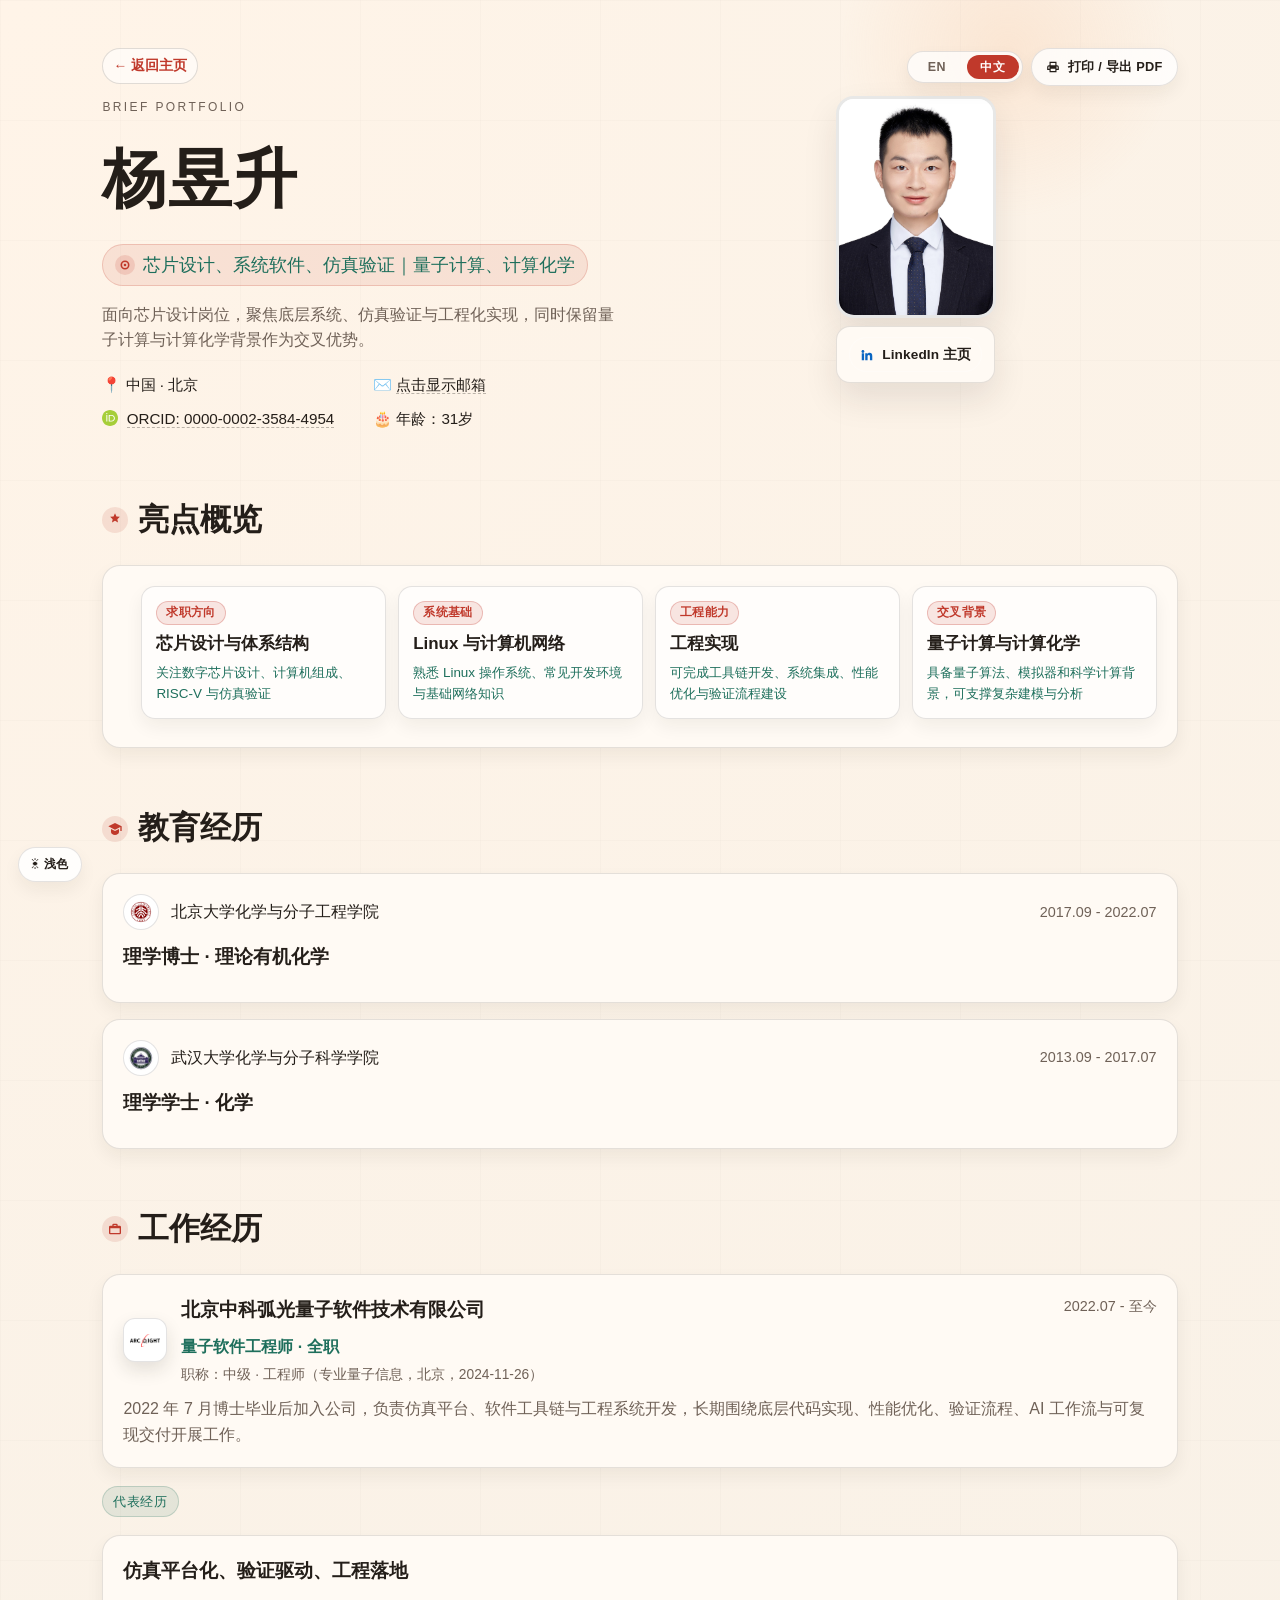
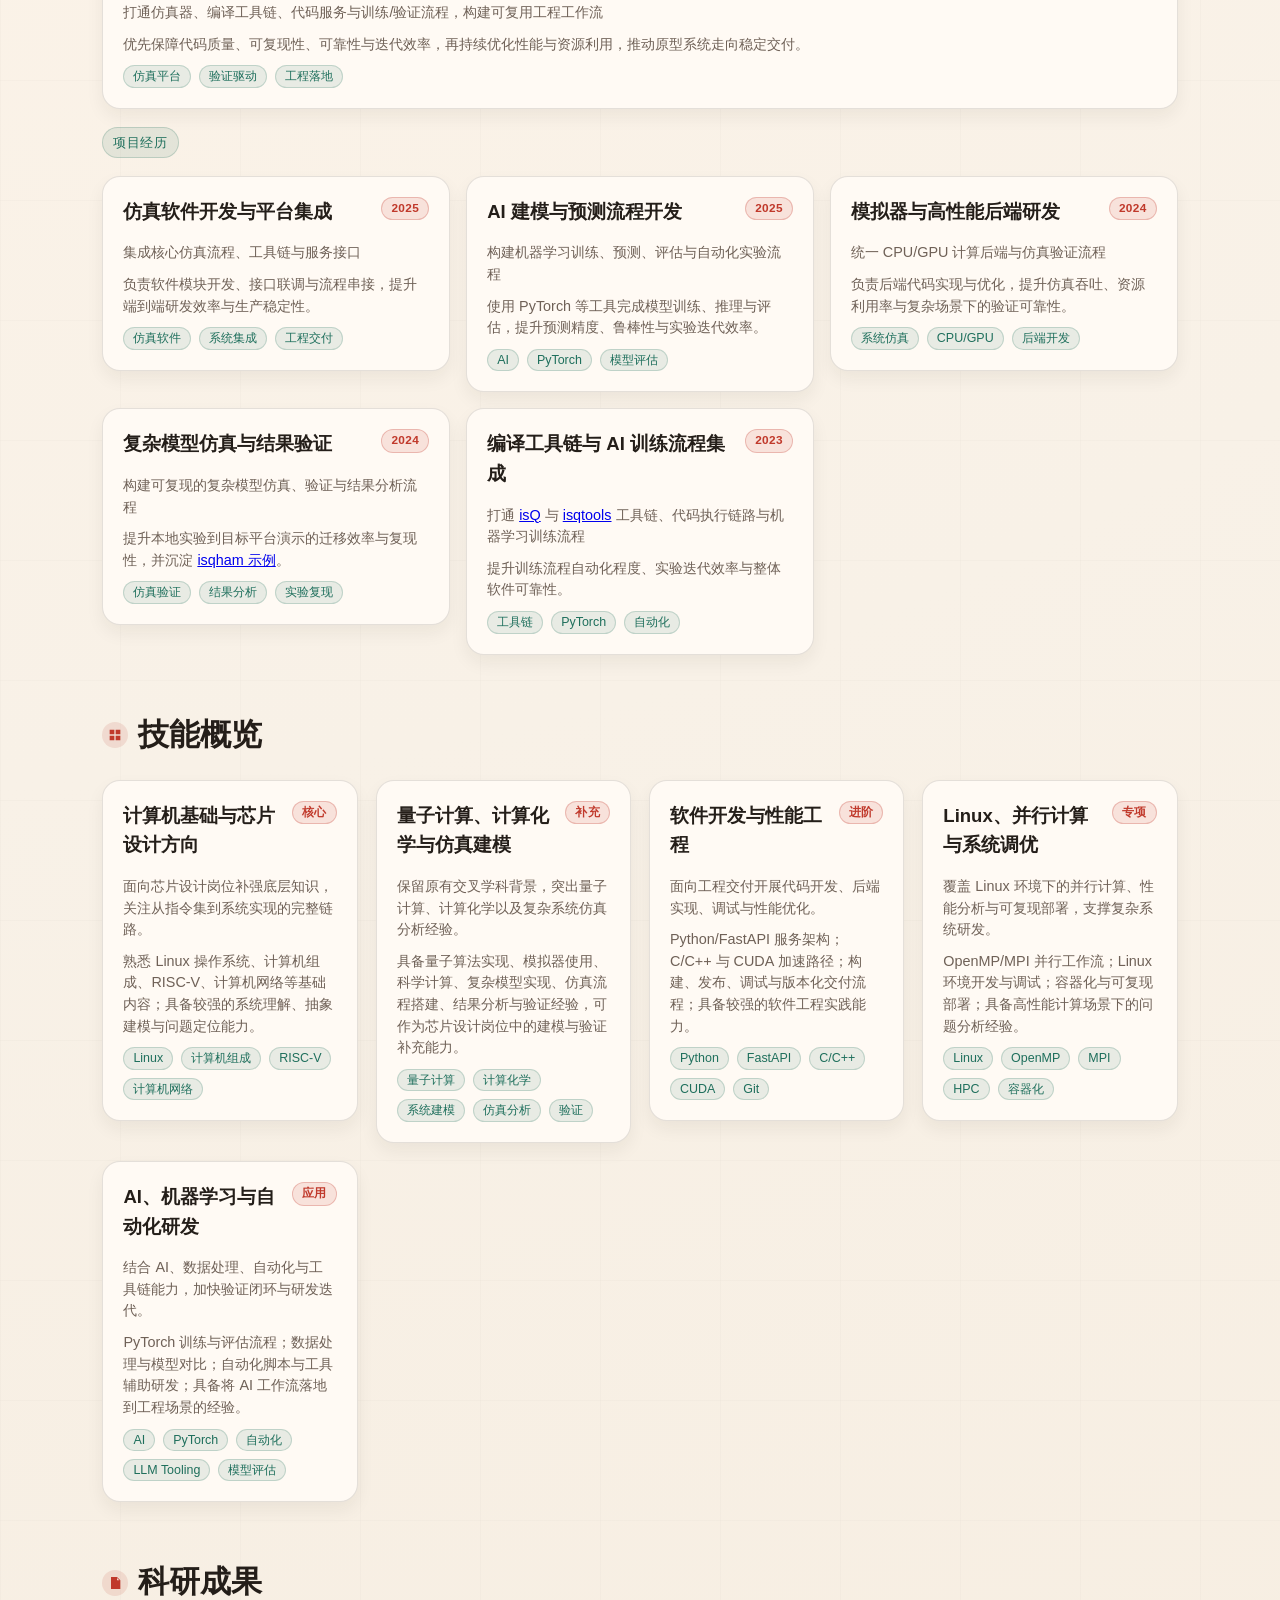
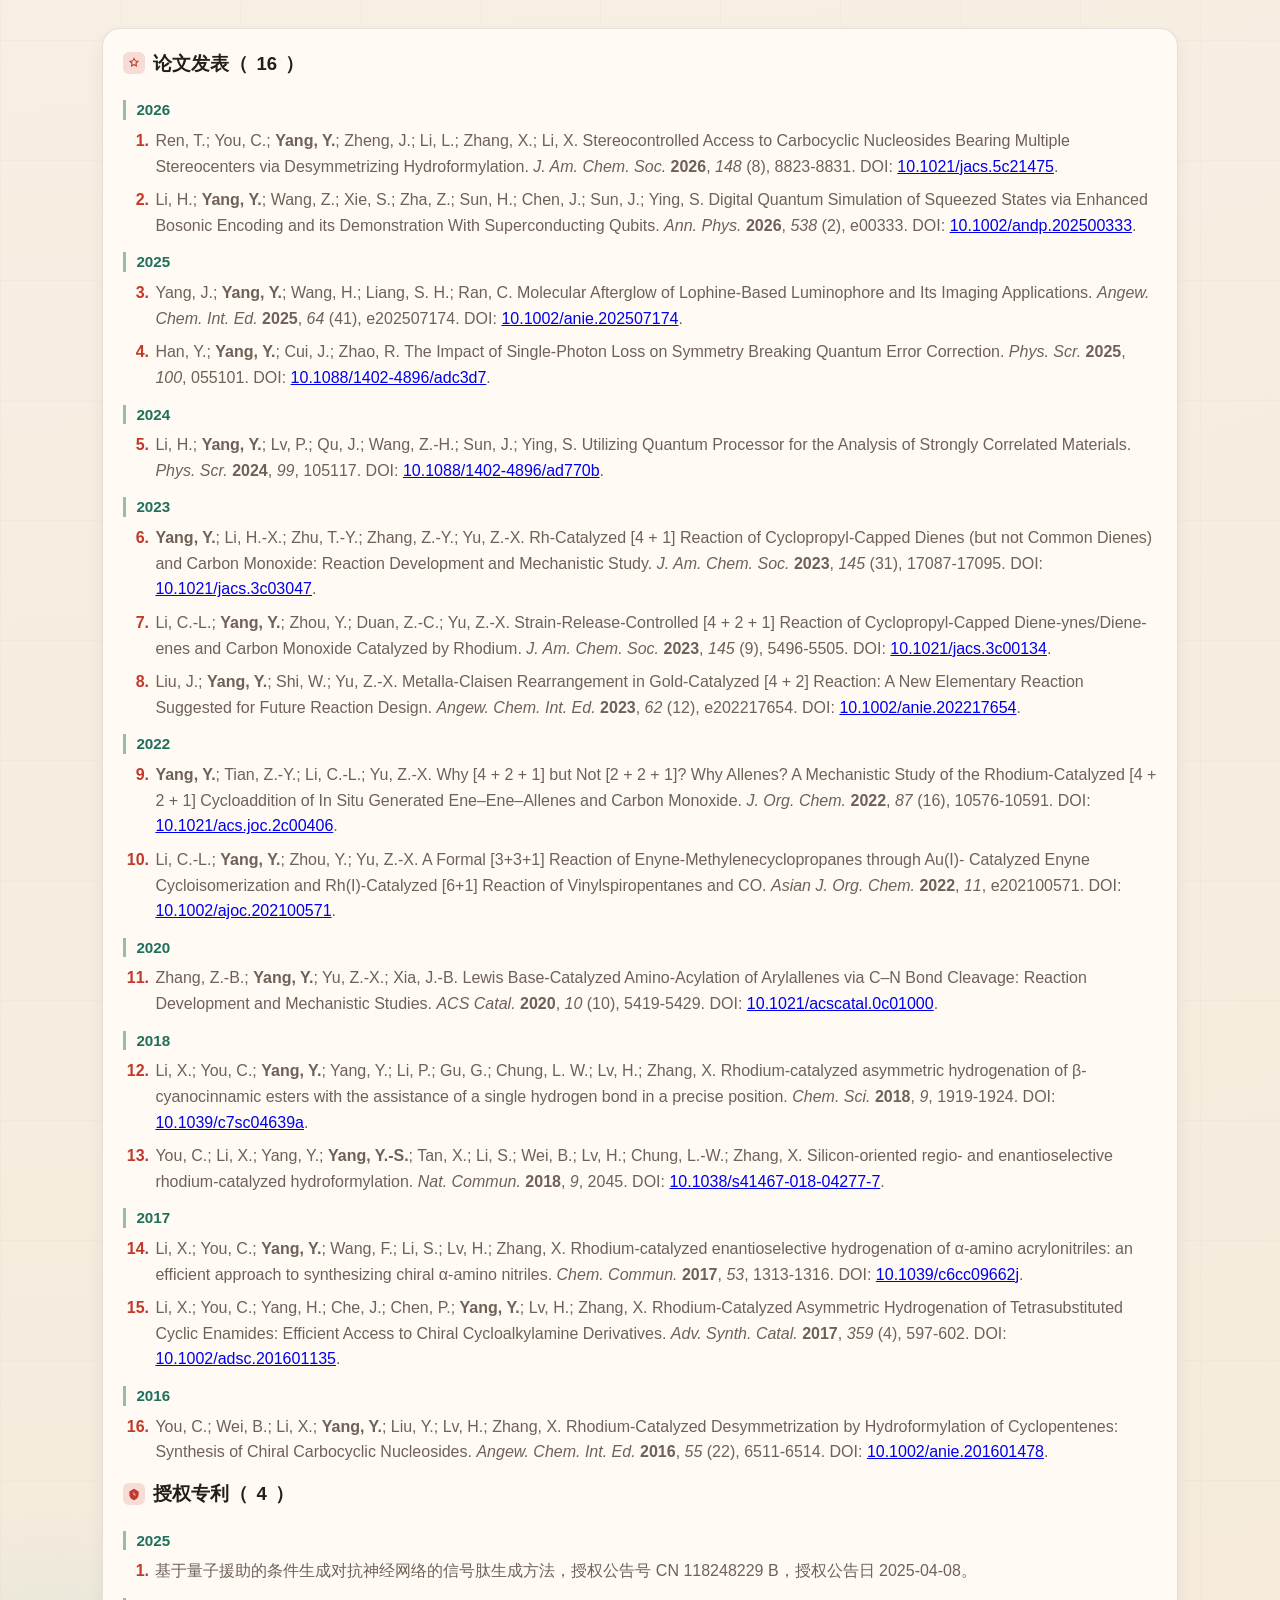
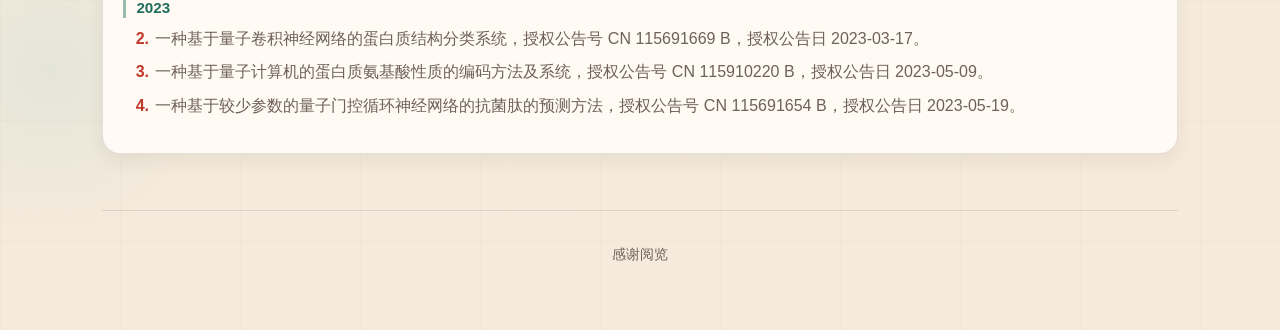
<file: portfolio-zh.html>
<!doctype html>
<html lang="zh-CN">
  <head>
    <meta charset="utf-8" />
    <meta name="viewport" content="width=device-width, initial-scale=1" />
    <title>杨昱升 | 简介</title>
    <meta name="description" content="杨昱升的简介" />
    <link
      rel="canonical"
      href="https://yushengyangchem.github.io/portfolio/portfolio-zh.html"
    />
    <meta property="og:type" content="website" />
    <meta property="og:title" content="杨昱升 | 简介" />
    <meta property="og:description" content="杨昱升的简介" />
    <meta
      property="og:url"
      content="https://yushengyangchem.github.io/portfolio/portfolio-zh.html"
    />
    <meta
      property="og:image"
      content="https://yushengyangchem.github.io/portfolio/assets/images/photo.jpg"
    />
    <meta name="twitter:card" content="summary" />
    <meta name="twitter:title" content="杨昱升 | 简介" />
    <meta name="twitter:description" content="杨昱升的简介" />
    <link rel="icon" href="./favicon.svg?v=20260301" type="image/svg+xml" />
    <script src="assets/js/common/theme-init.js?v=20260301"></script>
    <link rel="stylesheet" href="assets/css/portfolio/index.css?v=20260301" />
  </head>
  <body>
    <div class="bg-orb bg-orb--one" aria-hidden="true"></div>
    <div class="bg-orb bg-orb--two" aria-hidden="true"></div>
    <div class="bg-grid" aria-hidden="true"></div>

    <header class="hero">
      <div class="hero__controls">
        <div class="hero__lang-switch" aria-label="语言切换">
          <a class="hero__lang-link" href="./portfolio-en.html">EN</a>
          <a class="hero__lang-link is-active" href="./portfolio-zh.html"
            >中文</a
          >
        </div>
        <button class="hero__print-button js-print-page" type="button">
          <svg viewBox="0 0 24 24" aria-hidden="true">
            <path
              d="M6 9V3h12v6h1a3 3 0 013 3v5h-4v4H6v-4H2v-5a3 3 0 013-3h1zm2-4v4h8V5H8zm8 10H8v4h8v-4zm2 0h2v-3a1 1 0 00-1-1h-1v4zM6 15v-4H5a1 1 0 00-1 1v3h2z"
            />
          </svg>
          打印 / 导出 PDF
        </button>
      </div>
      <div class="hero__content">
        <div class="hero__nav">
          <a class="hero__back-home" href="./index.html" aria-label="返回主页">
            ← 返回主页
          </a>
        </div>
        <p class="hero__eyebrow">Brief Portfolio</p>
        <h1 class="hero__name">杨昱升</h1>
        <p class="hero__title">
          <span class="title-icon" aria-hidden="true">
            <svg viewBox="0 0 24 24" role="img">
              <path
                d="M12 3a9 9 0 110 18 9 9 0 010-18zm0 3.2a5.8 5.8 0 100 11.6 5.8 5.8 0 000-11.6zm0 3.2a2.6 2.6 0 110 5.2 2.6 2.6 0 010-5.2z"
              />
            </svg>
          </span>
          芯片设计、系统软件、仿真验证｜量子计算、计算化学
        </p>
        <p class="hero__summary">
          面向芯片设计岗位，聚焦底层系统、仿真验证与工程化实现，同时保留量子计算与计算化学背景作为交叉优势。
        </p>
        <div class="hero__meta">
          <span>📍 中国 · 北京</span>
          <span
            >✉️
            <a class="email-link" href="#" aria-label="email"
              >点击显示邮箱</a
            ></span
          >
          <span
            ><img
              class="orcid-icon"
              src="assets/images/orcid.svg"
              alt="ORCID"
            />
            <a
              class="orcid-link"
              href="https://orcid.org/0000-0002-3584-4954"
              target="_blank"
              rel="noopener noreferrer"
              >ORCID: 0000-0002-3584-4954</a
            ></span
          >
          <span id="age-display">🎂 年龄：计算中...</span>
        </div>
      </div>
      <div class="hero__aside">
        <div class="hero__card hero__photo-card">
          <img
            class="hero__avatar"
            src="assets/images/photo.jpg"
            alt="杨昱升照片"
          />
        </div>
        <div class="hero__card hero__link-card">
          <a
            class="hero__link"
            href="https://www.linkedin.com/in/yusheng-yang-569a61166/"
            target="_blank"
            rel="noopener noreferrer"
          >
            <svg class="icon" viewBox="0 0 24 24" aria-hidden="true">
              <path
                d="M4.98 3.5C3.6 3.5 2.5 4.6 2.5 5.98c0 1.37 1.1 2.48 2.48 2.48h.02c1.37 0 2.48-1.11 2.48-2.48C7.48 4.6 6.37 3.5 4.98 3.5zM3 21h4V9H3v12zM9 21h4v-6.2c0-1.5.28-2.98 2.16-2.98 1.85 0 1.88 1.73 1.88 3.08V21h4v-6.9c0-3.39-.73-6-4.7-6-1.92 0-3.2 1.05-3.72 2.05h-.05V9H9v12z"
              />
            </svg>
            LinkedIn 主页
          </a>
        </div>
      </div>
    </header>

    <main>
      <section class="section" id="core-skills">
        <div class="section__head">
          <h2>
            <span class="section-icon" aria-hidden="true">
              <svg viewBox="0 0 24 24" role="img">
                <path
                  d="M12 2l2.2 4.7 5.1.6-3.8 3.5 1 5-4.5-2.5-4.5 2.5 1-5L4.7 7.3l5.1-.6L12 2z"
                />
              </svg>
            </span>
            亮点概览
          </h2>
        </div>
        <div class="timeline">
          <article class="card reveal">
            <ul class="focus-list">
              <li>
                <div class="focus-list__head">
                  <span class="focus-list__icon" aria-hidden="true">
                    <svg viewBox="0 0 24 24" role="img">
                      <path
                        d="M12 2a4 4 0 014 4c0 .8-.2 1.5-.6 2.1l4.5 7.8A3.5 3.5 0 1117 17l-4.4-2.6A4 4 0 0112 14a4 4 0 01-.6 0L7 16.6A3.5 3.5 0 117 19l4.4-7.7A4 4 0 018 6a4 4 0 014-4zm0 2a2 2 0 100 4 2 2 0 000-4z"
                      />
                    </svg>
                  </span>
                  <span class="focus-list__label">求职方向</span>
                </div>
                <strong>芯片设计与体系结构</strong>
                <span>关注数字芯片设计、计算机组成、RISC-V 与仿真验证</span>
              </li>
              <li>
                <div class="focus-list__head">
                  <span class="focus-list__icon" aria-hidden="true">
                    <svg viewBox="0 0 24 24" role="img">
                      <path
                        d="M6 3h12l3 5-9 13L3 8l3-5zm1.2 2L5.7 8h12.6L16.8 5H7.2zM7 10l5 7.2L17 10H7z"
                      />
                    </svg>
                  </span>
                  <span class="focus-list__label">系统基础</span>
                </div>
                <strong>Linux 与计算机网络</strong>
                <span>熟悉 Linux 操作系统、常见开发环境与基础网络知识</span>
              </li>
              <li>
                <div class="focus-list__head">
                  <span class="focus-list__icon" aria-hidden="true">
                    <svg viewBox="0 0 24 24" role="img">
                      <path
                        d="M13.6 2l-1 2.2a7.9 7.9 0 00-1.2.5L9.1 3.7 6.7 6l1 2.2a8 8 0 00-.5 1.2L4.9 10.4v3.2l2.3 1a8 8 0 00.5 1.2l-1 2.2 2.4 2.3 2.3-1a7.9 7.9 0 001.2.5l1 2.2h3.4l1-2.2a7.9 7.9 0 001.2-.5l2.3 1 2.4-2.3-1-2.2a8 8 0 00.5-1.2l2.3-1v-3.2l-2.3-1a8 8 0 00-.5-1.2l1-2.2-2.4-2.3-2.3 1a7.9 7.9 0 00-1.2-.5l-1-2.2h-3.4zM12 9.2a2.8 2.8 0 110 5.6 2.8 2.8 0 010-5.6z"
                      />
                    </svg>
                  </span>
                  <span class="focus-list__label">工程能力</span>
                </div>
                <strong>工程实现</strong>
                <span>可完成工具链开发、系统集成、性能优化与验证流程建设</span>
              </li>
              <li>
                <div class="focus-list__head">
                  <span class="focus-list__icon" aria-hidden="true">
                    <svg viewBox="0 0 24 24" role="img">
                      <path
                        d="M12 2a4 4 0 014 4c0 .8-.2 1.5-.6 2.1l4.5 7.8A3.5 3.5 0 1117 17l-4.4-2.6A4 4 0 0112 14a4 4 0 01-.6 0L7 16.6A3.5 3.5 0 117 19l4.4-7.7A4 4 0 018 6a4 4 0 014-4zm0 2a2 2 0 100 4 2 2 0 000-4z"
                      />
                    </svg>
                  </span>
                  <span class="focus-list__label">交叉背景</span>
                </div>
                <strong>量子计算与计算化学</strong>
                <span
                  >具备量子算法、模拟器和科学计算背景，可支撑复杂建模与分析</span
                >
              </li>
            </ul>
          </article>
        </div>
      </section>
      <section class="section" id="education">
        <div class="section__head">
          <h2>
            <span class="section-icon" aria-hidden="true">
              <svg viewBox="0 0 24 24" role="img">
                <path
                  d="M12 3L2 8l10 5 8-4v6h2V8L12 3zm-6 9v4.5C6 19 8.7 21 12 21s6-2 6-4.5V12l-6 3-6-3z"
                />
              </svg>
            </span>
            教育经历
          </h2>
        </div>
        <div class="timeline">
          <article class="card reveal">
            <div class="edu-head">
              <div class="edu-left">
                <img
                  class="edu-logo"
                  src="assets/images/pku.png"
                  alt="北京大学校徽"
                />
                <div class="edu-text">
                  <span class="edu-school">北京大学化学与分子工程学院</span>
                </div>
              </div>
              <span class="edu-time">2017.09 - 2022.07</span>
            </div>
            <h3 class="edu-degree">理学博士 · 理论有机化学</h3>
          </article>
          <article class="card reveal">
            <div class="edu-head">
              <div class="edu-left">
                <img
                  class="edu-logo"
                  src="assets/images/whu.jpg"
                  alt="武汉大学校徽"
                />
                <div class="edu-text">
                  <span class="edu-school">武汉大学化学与分子科学学院</span>
                </div>
              </div>
              <span class="edu-time">2013.09 - 2017.07</span>
            </div>
            <h3 class="edu-degree">理学学士 · 化学</h3>
          </article>
        </div>
      </section>

      <section class="section" id="experience">
        <div class="section__head">
          <h2>
            <span class="section-icon" aria-hidden="true">
              <svg viewBox="0 0 24 24" role="img">
                <path
                  d="M10 4h4a2 2 0 012 2v1h3a2 2 0 012 2v9a2 2 0 01-2 2H5a2 2 0 01-2-2V9a2 2 0 012-2h3V6a2 2 0 012-2zm0 3h4V6h-4v1zm-5 4v7h14v-7H5z"
                />
              </svg>
            </span>
            工作经历
          </h2>
        </div>
        <div class="timeline">
          <div class="experience-group">
            <article class="card reveal experience-company">
              <div class="company-head">
                <div class="company-left">
                  <img
                    class="company-logo"
                    src="assets/images/logo.png"
                    alt="弧光量子 Logo"
                  />
                  <div>
                    <h3>北京中科弧光量子软件技术有限公司</h3>
                    <p class="company-role">量子软件工程师 · 全职</p>
                    <p class="company-role-title">
                      职称：中级 · 工程师（专业量子信息，北京，2024-11-26）
                    </p>
                  </div>
                </div>
                <span class="company-time">2022.07 - 至今</span>
              </div>
              <p class="company-summary">
                2022 年 7
                月博士毕业后加入公司，负责仿真平台、软件工具链与工程系统开发，长期围绕底层代码实现、性能优化、验证流程、AI
                工作流与可复现交付开展工作。
              </p>
            </article>
            <div class="experience-label">代表经历</div>
            <article class="card reveal experience-project">
              <div class="project-head">
                <div class="project-title-row">
                  <h3>仿真平台化、验证驱动、工程落地</h3>
                </div>
                <p class="project-meta">
                  打通仿真器、编译工具链、代码服务与训练/验证流程，构建可复用工程工作流
                </p>
              </div>
              <p class="project-summary">
                优先保障代码质量、可复现性、可靠性与迭代效率，再持续优化性能与资源利用，推动原型系统走向稳定交付。
              </p>
              <div class="project-tags">
                <span>仿真平台</span>
                <span>验证驱动</span>
                <span>工程落地</span>
              </div>
            </article>
            <div class="experience-label">项目经历</div>
            <div class="experience-projects">
              <article class="card reveal experience-project">
                <div class="project-head">
                  <div class="project-title-row">
                    <h3>仿真软件开发与平台集成</h3>
                    <span class="project-year">2025</span>
                  </div>
                  <p class="project-meta">集成核心仿真流程、工具链与服务接口</p>
                </div>
                <p class="project-summary">
                  负责软件模块开发、接口联调与流程串接，提升端到端研发效率与生产稳定性。
                </p>
                <div class="project-tags">
                  <span>仿真软件</span>
                  <span>系统集成</span>
                  <span>工程交付</span>
                </div>
              </article>
              <article class="card reveal experience-project">
                <div class="project-head">
                  <div class="project-title-row">
                    <h3>AI 建模与预测流程开发</h3>
                    <span class="project-year">2025</span>
                  </div>
                  <p class="project-meta">
                    构建机器学习训练、预测、评估与自动化实验流程
                  </p>
                </div>
                <p class="project-summary">
                  使用 PyTorch
                  等工具完成模型训练、推理与评估，提升预测精度、鲁棒性与实验迭代效率。
                </p>
                <div class="project-tags">
                  <span>AI</span>
                  <span>PyTorch</span>
                  <span>模型评估</span>
                </div>
              </article>
              <article class="card reveal experience-project">
                <div class="project-head">
                  <div class="project-title-row">
                    <h3>模拟器与高性能后端研发</h3>
                    <span class="project-year">2024</span>
                  </div>
                  <p class="project-meta">
                    统一 CPU/GPU 计算后端与仿真验证流程
                  </p>
                </div>
                <p class="project-summary">
                  负责后端代码实现与优化，提升仿真吞吐、资源利用率与复杂场景下的验证可靠性。
                </p>
                <div class="project-tags">
                  <span>系统仿真</span>
                  <span>CPU/GPU</span>
                  <span>后端开发</span>
                </div>
              </article>
              <article class="card reveal experience-project">
                <div class="project-head">
                  <div class="project-title-row">
                    <h3>复杂模型仿真与结果验证</h3>
                    <span class="project-year">2024</span>
                  </div>
                  <p class="project-meta">
                    构建可复现的复杂模型仿真、验证与结果分析流程
                  </p>
                </div>
                <p class="project-summary">
                  提升本地实验到目标平台演示的迁移效率与复现性，并沉淀
                  <a
                    href="https://www.arclightquantum.com/isqham/"
                    target="_blank"
                    rel="noopener noreferrer"
                    >isqham 示例</a
                  >。
                </p>
                <div class="project-tags">
                  <span>仿真验证</span>
                  <span>结果分析</span>
                  <span>实验复现</span>
                </div>
              </article>
              <article class="card reveal experience-project">
                <div class="project-head">
                  <div class="project-title-row">
                    <h3>编译工具链与 AI 训练流程集成</h3>
                    <span class="project-year">2023</span>
                  </div>
                  <p class="project-meta">
                    打通
                    <a
                      href="https://www.arclightquantum.com/isq-docs/latest/"
                      target="_blank"
                      rel="noopener noreferrer"
                      >isQ</a
                    >
                    与
                    <a
                      href="https://www.arclightquantum.com/isqtools/index.html"
                      target="_blank"
                      rel="noopener noreferrer"
                      >isqtools</a
                    >
                    工具链、代码执行链路与机器学习训练流程
                  </p>
                </div>
                <p class="project-summary">
                  提升训练流程自动化程度、实验迭代效率与整体软件可靠性。
                </p>
                <div class="project-tags">
                  <span>工具链</span>
                  <span>PyTorch</span>
                  <span>自动化</span>
                </div>
              </article>
            </div>
          </div>
        </div>
      </section>

      <section class="section" id="skills">
        <div class="section__head">
          <h2>
            <span class="section-icon" aria-hidden="true">
              <svg viewBox="0 0 24 24" role="img">
                <path
                  d="M4 4h7v7H4V4zm9 0h7v7h-7V4zM4 13h7v7H4v-7zm9 0h7v7h-7v-7z"
                />
              </svg>
            </span>
            技能概览
          </h2>
        </div>
        <div class="skills">
          <article class="card reveal experience-project">
            <div class="project-head">
              <div class="project-title-row">
                <h3>计算机基础与芯片设计方向</h3>
                <span class="project-year">核心</span>
              </div>
              <p class="project-meta">
                面向芯片设计岗位补强底层知识，关注从指令集到系统实现的完整链路。
              </p>
            </div>
            <p class="project-summary">
              熟悉 Linux
              操作系统、计算机组成、RISC-V、计算机网络等基础内容；具备较强的系统理解、抽象建模与问题定位能力。
            </p>
            <div class="project-tags">
              <span>Linux</span>
              <span>计算机组成</span>
              <span>RISC-V</span>
              <span>计算机网络</span>
            </div>
          </article>
          <article class="card reveal experience-project">
            <div class="project-head">
              <div class="project-title-row">
                <h3>量子计算、计算化学与仿真建模</h3>
                <span class="project-year">补充</span>
              </div>
              <p class="project-meta">
                保留原有交叉学科背景，突出量子计算、计算化学以及复杂系统仿真分析经验。
              </p>
            </div>
            <p class="project-summary">
              具备量子算法实现、模拟器使用、科学计算、复杂模型实现、仿真流程搭建、结果分析与验证经验，可作为芯片设计岗位中的建模与验证补充能力。
            </p>
            <div class="project-tags">
              <span>量子计算</span>
              <span>计算化学</span>
              <span>系统建模</span>
              <span>仿真分析</span>
              <span>验证</span>
            </div>
          </article>
          <article class="card reveal experience-project">
            <div class="project-head">
              <div class="project-title-row">
                <h3>软件开发与性能工程</h3>
                <span class="project-year">进阶</span>
              </div>
              <p class="project-meta">
                面向工程交付开展代码开发、后端实现、调试与性能优化。
              </p>
            </div>
            <p class="project-summary">
              Python/FastAPI 服务架构；C/C++ 与 CUDA
              加速路径；构建、发布、调试与版本化交付流程；具备较强的软件工程实践能力。
            </p>
            <div class="project-tags">
              <span>Python</span>
              <span>FastAPI</span>
              <span>C/C++</span>
              <span>CUDA</span>
              <span>Git</span>
            </div>
          </article>
          <article class="card reveal experience-project">
            <div class="project-head">
              <div class="project-title-row">
                <h3>Linux、并行计算与系统调优</h3>
                <span class="project-year">专项</span>
              </div>
              <p class="project-meta">
                覆盖 Linux
                环境下的并行计算、性能分析与可复现部署，支撑复杂系统研发。
              </p>
            </div>
            <p class="project-summary">
              OpenMP/MPI 并行工作流；Linux
              环境开发与调试；容器化与可复现部署；具备高性能计算场景下的问题分析经验。
            </p>
            <div class="project-tags">
              <span>Linux</span>
              <span>OpenMP</span>
              <span>MPI</span>
              <span>HPC</span>
              <span>容器化</span>
            </div>
          </article>
          <article class="card reveal experience-project">
            <div class="project-head">
              <div class="project-title-row">
                <h3>AI、机器学习与自动化研发</h3>
                <span class="project-year">应用</span>
              </div>
              <p class="project-meta">
                结合 AI、数据处理、自动化与工具链能力，加快验证闭环与研发迭代。
              </p>
            </div>
            <p class="project-summary">
              PyTorch
              训练与评估流程；数据处理与模型对比；自动化脚本与工具辅助研发；具备将
              AI 工作流落地到工程场景的经验。
            </p>
            <div class="project-tags">
              <span>AI</span>
              <span>PyTorch</span>
              <span>自动化</span>
              <span>LLM Tooling</span>
              <span>模型评估</span>
            </div>
          </article>
        </div>
      </section>

      <section class="section" id="extra">
        <div class="section__head">
          <h2>
            <span class="section-icon" aria-hidden="true">
              <svg viewBox="0 0 24 24" role="img">
                <path
                  d="M6 3h9l5 5v13H6V3zm9 1.5V8h3.5L15 4.5zM8 11h10v1.6H8V11zm0 3.5h10V16H8v-1.5zm0-7h5v1.6H8V7.5z"
                />
              </svg>
            </span>
            科研成果
          </h2>
        </div>
        <div class="grid">
          <article class="card">
            <h3 id="papers" class="result-heading">
              <span class="result-heading__icon" aria-hidden="true">
                <svg viewBox="0 0 24 24" role="img">
                  <path
                    d="M12 2l2.7 5.5 6.1.9-4.4 4.3 1 6.1-5.4-2.8-5.4 2.8 1-6.1-4.4-4.3 6.1-.9L12 2zm0 3.7l-1.5 3.1-3.4.5 2.5 2.4-.6 3.4 3-1.6 3 1.6-.6-3.4 2.5-2.4-3.4-.5L12 5.7z"
                  />
                </svg>
              </span>
              论文发表（<span data-count="papers">—</span>）
            </h3>
            <div id="papers-list">
              <h4>2026</h4>
              <ol class="result-list">
                <li>
                  Ren, T.; You, C.; <strong>Yang, Y.</strong>; Zheng, J.; Li,
                  L.; Zhang, X.; Li, X. Stereocontrolled Access to Carbocyclic
                  Nucleosides Bearing Multiple Stereocenters via Desymmetrizing
                  Hydroformylation. <em>J. Am. Chem. Soc.</em>
                  <strong>2026</strong>, <em>148</em> (8), 8823-8831. DOI:
                  <a href="https://doi.org/10.1021/jacs.5c21475"
                    >10.1021/jacs.5c21475</a
                  >.
                </li>
                <li>
                  Li, H.; <strong>Yang, Y.</strong>; Wang, Z.; Xie, S.; Zha, Z.;
                  Sun, H.; Chen, J.; Sun, J.; Ying, S. Digital Quantum
                  Simulation of Squeezed States via Enhanced Bosonic Encoding
                  and its Demonstration With Superconducting Qubits.
                  <em>Ann. Phys.</em> <strong>2026</strong>, <em>538</em> (2),
                  e00333. DOI:
                  <a href="https://doi.org/10.1002/andp.202500333"
                    >10.1002/andp.202500333</a
                  >.
                </li>
              </ol>
              <h4>2025</h4>
              <ol class="result-list">
                <li>
                  Yang, J.; <strong>Yang, Y.</strong>; Wang, H.; Liang, S. H.;
                  Ran, C. Molecular Afterglow of Lophine-Based Luminophore and
                  Its Imaging Applications. <em>Angew. Chem. Int. Ed.</em>
                  <strong>2025</strong>, <em>64</em> (41), e202507174. DOI:
                  <a href="https://doi.org/10.1002/anie.202507174"
                    >10.1002/anie.202507174</a
                  >.
                </li>
                <li>
                  Han, Y.; <strong>Yang, Y.</strong>; Cui, J.; Zhao, R. The
                  Impact of Single-Photon Loss on Symmetry Breaking Quantum
                  Error Correction. <em>Phys. Scr.</em> <strong>2025</strong>,
                  <em>100</em>, 055101. DOI:
                  <a href="https://doi.org/10.1088/1402-4896/adc3d7"
                    >10.1088/1402-4896/adc3d7</a
                  >.
                </li>
              </ol>
              <h4>2024</h4>
              <ol class="result-list">
                <li>
                  Li, H.; <strong>Yang, Y.</strong>; Lv, P.; Qu, J.; Wang,
                  Z.-H.; Sun, J.; Ying, S. Utilizing Quantum Processor for the
                  Analysis of Strongly Correlated Materials.
                  <em>Phys. Scr.</em> <strong>2024</strong>, <em>99</em>,
                  105117. DOI:
                  <a href="https://doi.org/10.1088/1402-4896/ad770b"
                    >10.1088/1402-4896/ad770b</a
                  >.
                </li>
              </ol>
              <h4>2023</h4>
              <ol class="result-list">
                <li>
                  <strong>Yang, Y.</strong>; Li, H.-X.; Zhu, T.-Y.; Zhang,
                  Z.-Y.; Yu, Z.-X. Rh-Catalyzed [4 + 1] Reaction of
                  Cyclopropyl-Capped Dienes (but not Common Dienes) and Carbon
                  Monoxide: Reaction Development and Mechanistic Study.
                  <em>J. Am. Chem. Soc.</em> <strong>2023</strong>,
                  <em>145</em> (31), 17087-17095. DOI:
                  <a href="https://doi.org/10.1021/jacs.3c03047"
                    >10.1021/jacs.3c03047</a
                  >.
                </li>
                <li>
                  Li, C.-L.; <strong>Yang, Y.</strong>; Zhou, Y.; Duan, Z.-C.;
                  Yu, Z.-X. Strain-Release-Controlled [4 + 2 + 1] Reaction of
                  Cyclopropyl-Capped Diene-ynes/Diene-enes and Carbon Monoxide
                  Catalyzed by Rhodium. <em>J. Am. Chem. Soc.</em>
                  <strong>2023</strong>, <em>145</em> (9), 5496-5505. DOI:
                  <a href="https://doi.org/10.1021/jacs.3c00134"
                    >10.1021/jacs.3c00134</a
                  >.
                </li>
                <li>
                  Liu, J.; <strong>Yang, Y.</strong>; Shi, W.; Yu, Z.-X.
                  Metalla-Claisen Rearrangement in Gold-Catalyzed [4 + 2]
                  Reaction: A New Elementary Reaction Suggested for Future
                  Reaction Design. <em>Angew. Chem. Int. Ed.</em>
                  <strong>2023</strong>, <em>62</em> (12), e202217654. DOI:
                  <a href="https://doi.org/10.1002/anie.202217654"
                    >10.1002/anie.202217654</a
                  >.
                </li>
              </ol>
              <h4>2022</h4>
              <ol class="result-list">
                <li>
                  <strong>Yang, Y.</strong>; Tian, Z.-Y.; Li, C.-L.; Yu, Z.-X.
                  Why [4 + 2 + 1] but Not [2 + 2 + 1]? Why Allenes? A
                  Mechanistic Study of the Rhodium-Catalyzed [4 + 2 + 1]
                  Cycloaddition of In Situ Generated Ene–Ene–Allenes and Carbon
                  Monoxide. <em>J. Org. Chem.</em> <strong>2022</strong>,
                  <em>87</em> (16), 10576-10591. DOI:
                  <a href="https://doi.org/10.1021/acs.joc.2c00406"
                    >10.1021/acs.joc.2c00406</a
                  >.
                </li>
                <li>
                  Li, C.-L.; <strong>Yang, Y.</strong>; Zhou, Y.; Yu, Z.-X. A
                  Formal [3+3+1] Reaction of Enyne-Methylenecyclopropanes
                  through Au(I)- Catalyzed Enyne Cycloisomerization and
                  Rh(I)-Catalyzed [6+1] Reaction of Vinylspiropentanes and CO.
                  <em>Asian J. Org. Chem.</em> <strong>2022</strong>,
                  <em>11</em>, e202100571. DOI:
                  <a href="https://doi.org/10.1002/ajoc.202100571"
                    >10.1002/ajoc.202100571</a
                  >.
                </li>
              </ol>
              <h4>2020</h4>
              <ol class="result-list">
                <li>
                  Zhang, Z.-B.; <strong>Yang, Y.</strong>; Yu, Z.-X.; Xia, J.-B.
                  Lewis Base-Catalyzed Amino-Acylation of Arylallenes via C–N
                  Bond Cleavage: Reaction Development and Mechanistic Studies.
                  <em>ACS Catal.</em> <strong>2020</strong>, <em>10</em> (10),
                  5419-5429. DOI:
                  <a href="https://doi.org/10.1021/acscatal.0c01000"
                    >10.1021/acscatal.0c01000</a
                  >.
                </li>
              </ol>
              <h4>2018</h4>
              <ol class="result-list">
                <li>
                  Li, X.; You, C.; <strong>Yang, Y.</strong>; Yang, Y.; Li, P.;
                  Gu, G.; Chung, L. W.; Lv, H.; Zhang, X. Rhodium-catalyzed
                  asymmetric hydrogenation of β-cyanocinnamic esters with the
                  assistance of a single hydrogen bond in a precise position.
                  <em>Chem. Sci.</em> <strong>2018</strong>, <em>9</em>,
                  1919-1924. DOI:
                  <a href="https://doi.org/10.1039/c7sc04639a"
                    >10.1039/c7sc04639a</a
                  >.
                </li>
                <li>
                  You, C.; Li, X.; Yang, Y.; <strong>Yang, Y.-S.</strong>; Tan,
                  X.; Li, S.; Wei, B.; Lv, H.; Chung, L.-W.; Zhang, X.
                  Silicon-oriented regio- and enantioselective rhodium-catalyzed
                  hydroformylation. <em>Nat. Commun.</em> <strong>2018</strong>,
                  <em>9</em>, 2045. DOI:
                  <a href="https://doi.org/10.1038/s41467-018-04277-7"
                    >10.1038/s41467-018-04277-7</a
                  >.
                </li>
              </ol>
              <h4>2017</h4>
              <ol class="result-list">
                <li>
                  Li, X.; You, C.; <strong>Yang, Y.</strong>; Wang, F.; Li, S.;
                  Lv, H.; Zhang, X. Rhodium-catalyzed enantioselective
                  hydrogenation of α-amino acrylonitriles: an efficient approach
                  to synthesizing chiral α-amino nitriles.
                  <em>Chem. Commun.</em> <strong>2017</strong>, <em>53</em>,
                  1313-1316. DOI:
                  <a href="https://doi.org/10.1039/c6cc09662j"
                    >10.1039/c6cc09662j</a
                  >.
                </li>
                <li>
                  Li, X.; You, C.; Yang, H.; Che, J.; Chen, P.;
                  <strong>Yang, Y.</strong>; Lv, H.; Zhang, X. Rhodium-Catalyzed
                  Asymmetric Hydrogenation of Tetrasubstituted Cyclic Enamides:
                  Efficient Access to Chiral Cycloalkylamine Derivatives.
                  <em>Adv. Synth. Catal.</em> <strong>2017</strong>,
                  <em>359</em> (4), 597-602. DOI:
                  <a href="https://doi.org/10.1002/adsc.201601135"
                    >10.1002/adsc.201601135</a
                  >.
                </li>
              </ol>
              <h4>2016</h4>
              <ol class="result-list">
                <li>
                  You, C.; Wei, B.; Li, X.; <strong>Yang, Y.</strong>; Liu, Y.;
                  Lv, H.; Zhang, X. Rhodium-Catalyzed Desymmetrization by
                  Hydroformylation of Cyclopentenes: Synthesis of Chiral
                  Carbocyclic Nucleosides. <em>Angew. Chem. Int. Ed.</em>
                  <strong>2016</strong>, <em>55</em> (22), 6511-6514. DOI:
                  <a href="https://doi.org/10.1002/anie.201601478"
                    >10.1002/anie.201601478</a
                  >.
                </li>
              </ol>
            </div>
            <h3 id="patents" class="result-heading">
              <span class="result-heading__icon" aria-hidden="true">
                <svg viewBox="0 0 24 24" role="img">
                  <path
                    d="M12 3l8 4.5v5c0 4.6-3.1 8.8-8 10-4.9-1.2-8-5.4-8-10v-5L12 3zm-1 5.8V13l3.3 1.9.8-1.3-2.6-1.5V8.8H11z"
                  />
                </svg>
              </span>
              授权专利（<span data-count="patents">—</span>）
            </h3>
            <div id="patents-list">
              <h4>2025</h4>
              <ol class="result-list">
                <li>
                  基于量子援助的条件生成对抗神经网络的信号肽生成方法，授权公告号
                  CN 118248229 B，授权公告日 2025-04-08。
                </li>
              </ol>
              <h4>2023</h4>
              <ol class="result-list">
                <li>
                  一种基于量子卷积神经网络的蛋白质结构分类系统，授权公告号 CN
                  115691669 B，授权公告日 2023-03-17。
                </li>
                <li>
                  一种基于量子计算机的蛋白质氨基酸性质的编码方法及系统，授权公告号
                  CN 115910220 B，授权公告日 2023-05-09。
                </li>
                <li>
                  一种基于较少参数的量子门控循环神经网络的抗菌肽的预测方法，授权公告号
                  CN 115691654 B，授权公告日 2023-05-19。
                </li>
              </ol>
            </div>
          </article>
        </div>
      </section>
    </main>

    <footer class="footer">
      <p>感谢阅览</p>
    </footer>

    <button class="blog-back-top" id="blog-back-top" type="button" hidden>
      ↑ Top
    </button>

    <script src="assets/js/portfolio/page.js?v=20260301"></script>
    <script src="assets/js/common/theme.js?v=20260301"></script>
  </body>
</html>
</file>
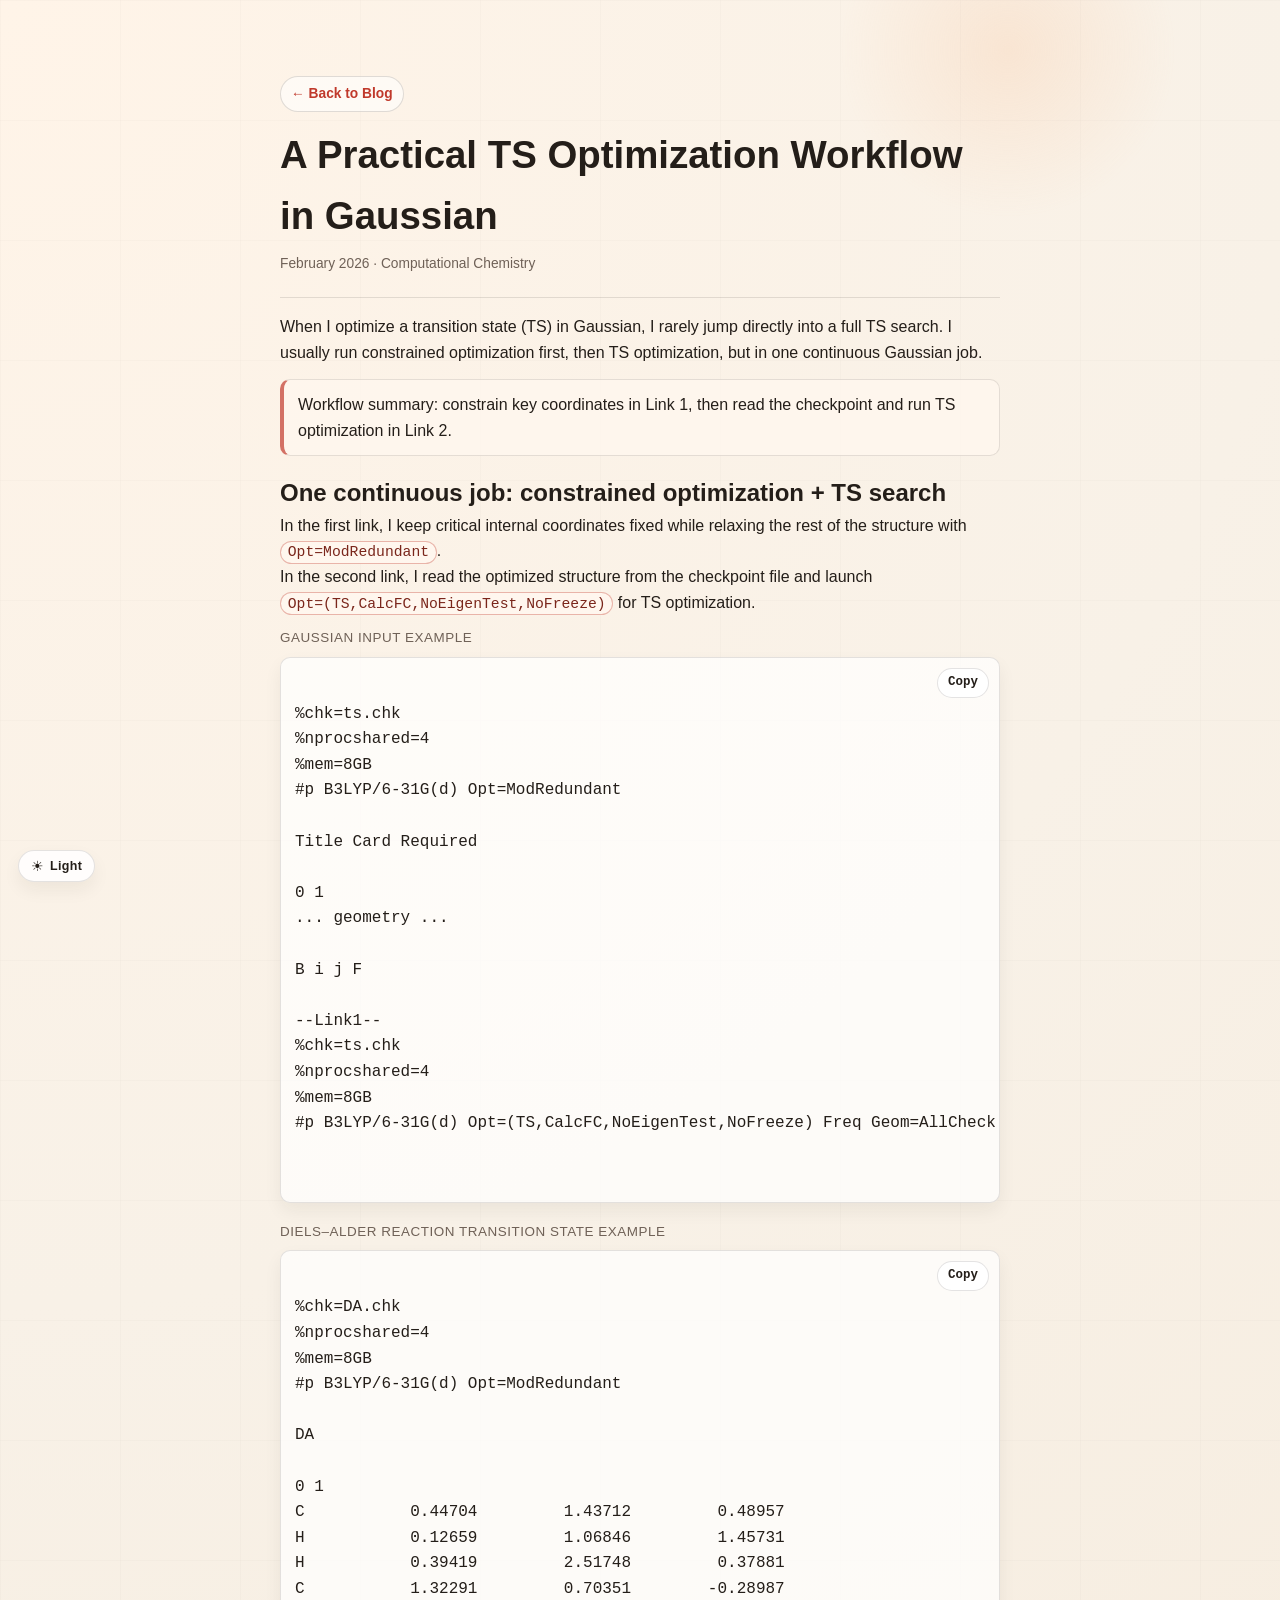
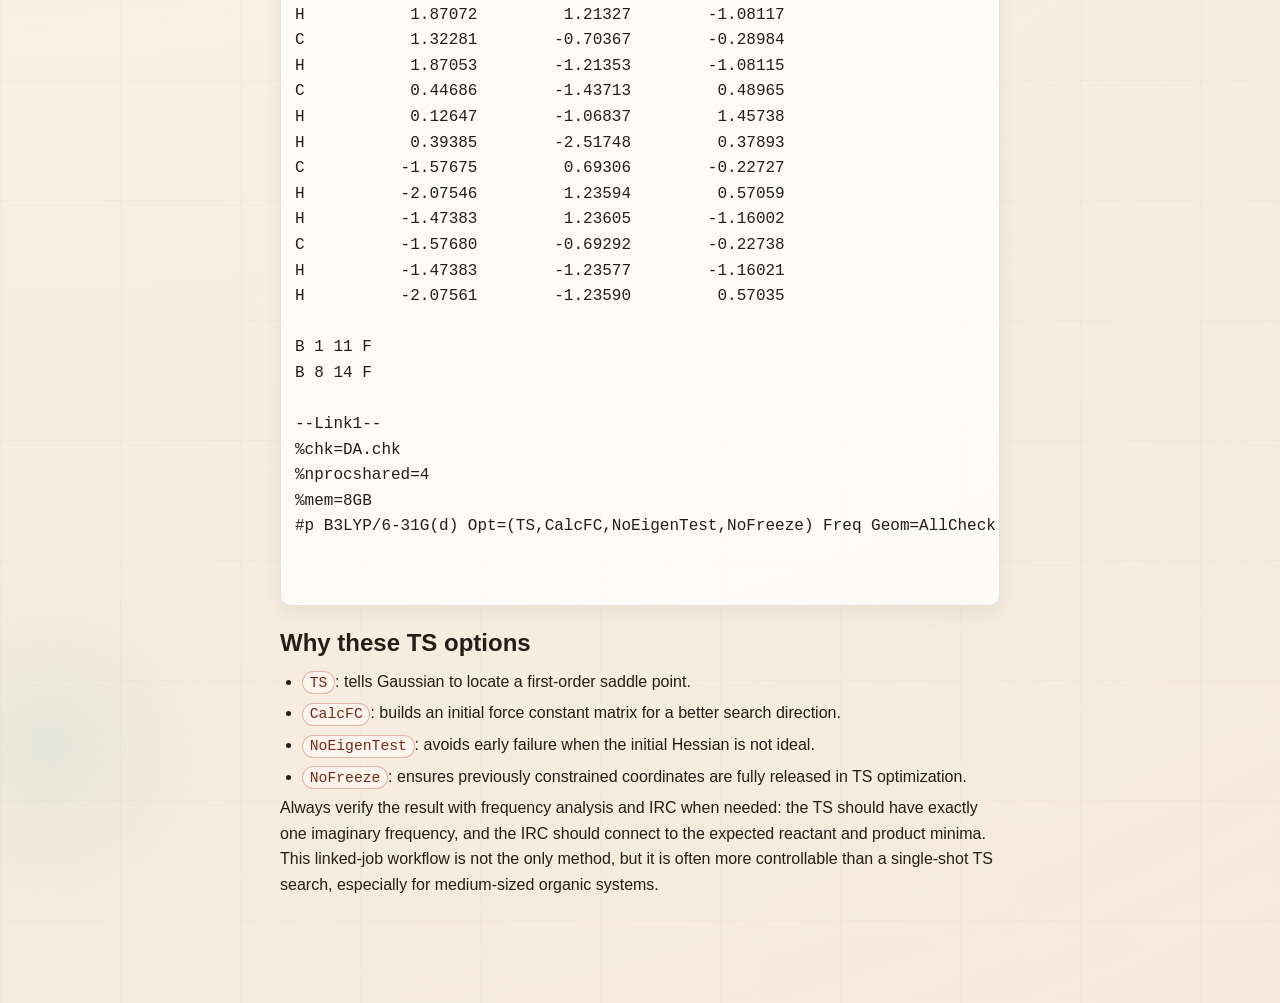
<file: blog/posts/ts-optimization-in-gaussian.html>
<!doctype html>
<html lang="en">
  <head>
    <meta charset="UTF-8" />
    <meta name="viewport" content="width=device-width, initial-scale=1.0" />
    <title>A Practical TS Optimization Workflow in Gaussian</title>
    <meta
      name="description"
      content="A practical linked-job workflow for transition-state optimization in Gaussian."
    />
    <link
      rel="canonical"
      href="https://yushengyangchem.github.io/portfolio/blog/posts/ts-optimization-in-gaussian.html"
    />
    <meta property="og:type" content="article" />
    <meta
      property="og:title"
      content="A Practical TS Optimization Workflow in Gaussian"
    />
    <meta
      property="og:description"
      content="A practical linked-job workflow for transition-state optimization in Gaussian."
    />
    <meta
      property="og:url"
      content="https://yushengyangchem.github.io/portfolio/blog/posts/ts-optimization-in-gaussian.html"
    />
    <meta
      property="og:image"
      content="https://yushengyangchem.github.io/portfolio/assets/images/photo.jpg"
    />
    <meta name="twitter:card" content="summary" />
    <meta
      name="twitter:title"
      content="A Practical TS Optimization Workflow in Gaussian"
    />
    <meta
      name="twitter:description"
      content="A practical linked-job workflow for transition-state optimization in Gaussian."
    />
    <link
      rel="icon"
      href="../../favicon.svg?v=20260301"
      type="image/svg+xml"
      media="(prefers-color-scheme: light)"
    />
    <link
      rel="icon"
      href="../../favicon-dark.svg?v=20260301"
      type="image/svg+xml"
      media="(prefers-color-scheme: dark)"
    />
    <link rel="icon" href="../../favicon.svg?v=20260301" type="image/svg+xml" />
    <script src="../../assets/js/common/theme-init.js?v=20260301"></script>
    <link rel="stylesheet" href="../../assets/css/common/base.css?v=20260301" />
    <link rel="stylesheet" href="../../assets/css/blog/layout.css?v=20260301" />
    <script src="../../assets/js/blog/page.js?v=20260301" defer></script>
    <script src="../../assets/js/common/theme.js?v=20260301" defer></script>
  </head>
  <body>
    <div class="bg-orb bg-orb--one" aria-hidden="true"></div>
    <div class="bg-orb bg-orb--two" aria-hidden="true"></div>
    <div class="bg-grid" aria-hidden="true"></div>

    <main class="blog-shell">
      <header class="blog-post-header">
        <p><a class="blog-top-link" href="../index.html">← Back to Blog</a></p>
        <h1>A Practical TS Optimization Workflow in Gaussian</h1>
        <p class="blog-meta">February 2026 · Computational Chemistry</p>
      </header>

      <section class="blog-block" aria-label="Post content">
        <p>
          When I optimize a transition state (TS) in Gaussian, I rarely jump
          directly into a full TS search. I usually run constrained optimization
          first, then TS optimization, but in one continuous Gaussian job.
        </p>
        <div class="blog-note" aria-label="Quick summary">
          <p>
            Workflow summary: constrain key coordinates in Link 1, then read the
            checkpoint and run TS optimization in Link 2.
          </p>
        </div>

        <h2>One continuous job: constrained optimization + TS search</h2>
        <p>
          In the first link, I keep critical internal coordinates fixed while
          relaxing the rest of the structure with
          <code class="blog-kbd">Opt=ModRedundant</code>.
        </p>
        <p>
          In the second link, I read the optimized structure from the checkpoint
          file and launch
          <code class="blog-kbd">Opt=(TS,CalcFC,NoEigenTest,NoFreeze)</code>
          for TS optimization.
        </p>

        <p class="blog-code-label">Gaussian input example</p>
        <pre><code>%chk=ts.chk
%nprocshared=4
%mem=8GB
#p B3LYP/6-31G(d) Opt=ModRedundant

Title Card Required

0 1
... geometry ...

B i j F

--Link1--
%chk=ts.chk
%nprocshared=4
%mem=8GB
#p B3LYP/6-31G(d) Opt=(TS,CalcFC,NoEigenTest,NoFreeze) Freq Geom=AllCheck Guess=Read


</code></pre>
        <p class="blog-code-label">
          Diels–Alder reaction transition state example
        </p>
        <pre><code>%chk=DA.chk
%nprocshared=4
%mem=8GB
#p B3LYP/6-31G(d) Opt=ModRedundant

DA

0 1
C           0.44704         1.43712         0.48957
H           0.12659         1.06846         1.45731
H           0.39419         2.51748         0.37881
C           1.32291         0.70351        -0.28987
H           1.87072         1.21327        -1.08117
C           1.32281        -0.70367        -0.28984
H           1.87053        -1.21353        -1.08115
C           0.44686        -1.43713         0.48965
H           0.12647        -1.06837         1.45738
H           0.39385        -2.51748         0.37893
C          -1.57675         0.69306        -0.22727
H          -2.07546         1.23594         0.57059
H          -1.47383         1.23605        -1.16002
C          -1.57680        -0.69292        -0.22738
H          -1.47383        -1.23577        -1.16021
H          -2.07561        -1.23590         0.57035

B 1 11 F
B 8 14 F

--Link1--
%chk=DA.chk
%nprocshared=4
%mem=8GB
#p B3LYP/6-31G(d) Opt=(TS,CalcFC,NoEigenTest,NoFreeze) Freq Geom=AllCheck Guess=Read


</code></pre>

        <h2>Why these TS options</h2>
        <ul>
          <li>
            <code class="blog-kbd">TS</code>: tells Gaussian to locate a
            first-order saddle point.
          </li>
          <li>
            <code class="blog-kbd"> CalcFC</code>: builds an initial force
            constant matrix for a better search direction.
          </li>
          <li>
            <code class="blog-kbd">NoEigenTest</code>: avoids early failure when
            the initial Hessian is not ideal.
          </li>
          <li>
            <code class="blog-kbd">NoFreeze</code>: ensures previously
            constrained coordinates are fully released in TS optimization.
          </li>
        </ul>

        <p>
          Always verify the result with frequency analysis and IRC when needed:
          the TS should have exactly one imaginary frequency, and the IRC should
          connect to the expected reactant and product minima.
        </p>
        <p>
          This linked-job workflow is not the only method, but it is often more
          controllable than a single-shot TS search, especially for medium-sized
          organic systems.
        </p>
      </section>
    </main>
    <button class="blog-back-top" id="blog-back-top" type="button" hidden>
      ↑ Top
    </button>
  </body>
</html>
</file>
<file: assets/css/common/base.css>
:root {
  color-scheme: light;
  --bg: #f8f1e7;
  --bg-accent: #f0d9bf;
  --ink: #241e19;
  --muted: #6f6157;
  --accent: #c0392b;
  --accent-2: #1e6f5c;
  --card: #fffaf4;
  --shadow: 0 16px 34px rgba(36, 30, 25, 0.1);
  --shadow-soft: 0 8px 18px rgba(36, 30, 25, 0.06);
  --border: 1px solid rgba(36, 30, 25, 0.12);
  --radius-sm: 10px;
  --radius-md: 14px;
  --radius-lg: 18px;
  --ease-standard: 180ms ease;
  --font-sans:
    "IBM Plex Sans", "LXGW WenKai", "PingFang SC", "Hiragino Sans GB",
    "Microsoft YaHei", sans-serif;
  --font-serif:
    "Noto Serif SC", "Source Han Serif SC", "STSong", "Songti SC", serif;
  --bg-grad-start: #fff4e8;
  --bg-grad-mid: #f8f1e7;
  --bg-grad-end: #f5eadb;
  --grid-line: rgba(36, 30, 25, 0.06);
  --orb-one: radial-gradient(circle, #f7c59f 0%, rgba(247, 197, 159, 0) 70%);
  --orb-two: radial-gradient(circle, #b7d7cc 0%, rgba(183, 215, 204, 0) 70%);
}

:root[data-theme="dark"] {
  color-scheme: dark;
  --bg: #141a20;
  --bg-accent: #1c252e;
  --ink: #edf2f7;
  --muted: #afbac6;
  --accent: #de7f5b;
  --accent-2: #67bea0;
  --card: #1c252e;
  --shadow: 0 18px 36px rgba(0, 0, 0, 0.38);
  --shadow-soft: 0 8px 18px rgba(0, 0, 0, 0.26);
  --border: 1px solid rgba(237, 242, 247, 0.16);
  --bg-grad-start: #202b35;
  --bg-grad-mid: #141a20;
  --bg-grad-end: #10161d;
  --grid-line: rgba(237, 242, 247, 0.08);
  --orb-one: radial-gradient(circle, #de7f5b 0%, rgba(222, 127, 91, 0) 68%);
  --orb-two: radial-gradient(circle, #67bea0 0%, rgba(103, 190, 160, 0) 68%);
}

* {
  box-sizing: border-box;
  margin: 0;
  padding: 0;
}

body {
  font-family: var(--font-sans);
  color: var(--ink);
  background: radial-gradient(
    circle at top left,
    var(--bg-grad-start) 0%,
    var(--bg-grad-mid) 45%,
    var(--bg-grad-end) 100%
  );
  min-height: 100vh;
  line-height: 1.6;
  padding: 48px 8vw 64px;
  position: relative;
  overflow-x: hidden;
}

.bg-orb {
  position: absolute;
  width: 340px;
  height: 340px;
  border-radius: 50%;
  filter: blur(0px);
  opacity: 0.28;
  z-index: 0;
}

.bg-orb--one {
  top: -120px;
  right: 8vw;
  background: var(--orb-one);
}

.bg-orb--two {
  bottom: 10vh;
  left: -120px;
  background: var(--orb-two);
}

.bg-grid {
  position: absolute;
  inset: 0;
  background-image:
    linear-gradient(var(--grid-line) 1px, transparent 1px),
    linear-gradient(90deg, var(--grid-line) 1px, transparent 1px);
  background-size: 120px 120px;
  opacity: 0.28;
  pointer-events: none;
  z-index: 0;
}

.theme-toggle-floating {
  position: fixed;
  left: 18px;
  bottom: 18px;
  z-index: 50;
  display: inline-flex;
  align-items: center;
  gap: 6px;
  border: var(--border);
  border-radius: 999px;
  padding: 8px 12px;
  background: rgba(255, 255, 255, 0.85);
  color: var(--ink);
  box-shadow: var(--shadow-soft);
  cursor: pointer;
  transition:
    transform var(--ease-standard),
    background-color var(--ease-standard),
    border-color var(--ease-standard);
}

.theme-toggle-floating:hover {
  transform: translateY(-1px);
  border-color: rgba(192, 57, 43, 0.45);
  background: rgba(255, 255, 255, 0.96);
}

.hero__theme-icon {
  font-size: 0.9rem;
  line-height: 1;
}

.hero__theme-label {
  font-size: 0.78rem;
  letter-spacing: 0.03em;
  font-weight: 700;
}

:root[data-theme="dark"] .theme-toggle-floating {
  background: rgba(28, 37, 46, 0.94);
}
</file>
<file: assets/css/home/layout.css>
main.home-shell {
  position: relative;
  z-index: 1;
  width: min(760px, 100%);
  margin: 0 auto;
  background: var(--card);
  border: var(--border);
  border-radius: var(--radius-lg);
  padding: 36px 28px;
  box-shadow: var(--shadow);
}

.home-header {
  margin-bottom: 4px;
}

.home-title {
  margin-bottom: 8px;
  font-size: clamp(1.8rem, 4vw, 2.5rem);
}

.home-subtitle {
  color: var(--muted);
  line-height: 1.7;
}

.home-grid {
  margin-top: 28px;
  display: grid;
  gap: 16px;
}

.home-card {
  display: block;
  text-decoration: none;
  color: inherit;
  border: var(--border);
  border-radius: var(--radius-md);
  padding: 18px;
  background: rgba(255, 255, 255, 0.55);
  transition:
    transform var(--ease-standard),
    border-color var(--ease-standard),
    background-color var(--ease-standard);
}

.home-card:hover {
  transform: translateY(-2px);
  border-color: rgba(192, 57, 43, 0.4);
  background: #fff7ef;
}

.home-card h2 {
  margin-bottom: 6px;
  font-size: 1.2rem;
}

.home-card--intro h2 {
  margin-bottom: 0;
}

.home-card--intro {
  position: relative;
  overflow: hidden;
}

.home-card--intro > * {
  position: relative;
  z-index: 1;
}

.home-intro-head {
  display: flex;
  align-items: center;
  justify-content: space-between;
  gap: 12px;
  margin-bottom: 12px;
}

.home-intro-title {
  margin: 0;
}

.home-card p {
  font-size: 0.96rem;
  color: var(--muted);
  line-height: 1.7;
}

.home-tab-panel {
  margin-top: 12px;
}

.home-footnote {
  font-size: 0.86rem;
  color: var(--muted);
}

.home-footnote-row {
  margin-top: 24px;
  display: flex;
  align-items: center;
  justify-content: space-between;
  gap: 12px;
}

.home-github-link {
  flex-shrink: 0;
  display: inline-flex;
  align-items: center;
  justify-content: center;
  width: 36px;
  height: 36px;
  color: inherit;
  border: var(--border);
  border-radius: 50%;
  background: rgba(255, 255, 255, 0.55);
  transition:
    transform var(--ease-standard),
    border-color var(--ease-standard),
    background-color var(--ease-standard);
}

.home-github-link:hover {
  transform: translateY(-1px);
  border-color: rgba(192, 57, 43, 0.4);
  background: #fff7ef;
}

.home-github-link svg {
  display: block;
}

.home-card--clickable {
  cursor: pointer;
}

:root[data-theme="dark"] main.home-shell {
  background: rgba(28, 37, 46, 0.92);
}

:root[data-theme="dark"] .home-card {
  background: rgba(28, 37, 46, 0.88);
}

:root[data-theme="dark"] .home-card:hover {
  border-color: rgba(222, 127, 91, 0.42);
  background: rgba(222, 127, 91, 0.14);
}

:root[data-theme="dark"] .home-github-link {
  background: rgba(28, 37, 46, 0.88);
}

:root[data-theme="dark"] .home-github-link:hover {
  border-color: rgba(222, 127, 91, 0.42);
  background: rgba(222, 127, 91, 0.14);
}

@media (max-width: 640px) {
  body {
    padding: 28px 16px 36px;
  }

  main.home-shell {
    padding: 24px 18px;
  }

  .home-intro-head {
    flex-wrap: wrap;
    align-items: flex-start;
  }

  .home-footnote-row {
    align-items: flex-start;
  }
}
</file>
<file: assets/css/blog/layout.css>
.blog-shell {
  position: relative;
  z-index: 1;
  width: min(760px, 100%);
  margin: 0 auto;
  padding: 28px 20px 42px;
}

.blog-header {
  display: flex;
  align-items: flex-end;
  justify-content: space-between;
  gap: 20px;
}

.blog-top-link {
  display: inline-flex;
  align-items: center;
  margin-bottom: 12px;
  padding: 6px 10px;
  border-radius: 999px;
  border: 1px solid rgba(36, 30, 25, 0.14);
  background: rgba(255, 255, 255, 0.55);
  color: var(--accent);
  text-decoration: none;
  font-size: 0.86rem;
  font-weight: 600;
  transition:
    transform var(--ease-standard),
    border-color var(--ease-standard),
    background-color var(--ease-standard);
}

.blog-top-link:hover {
  transform: translateY(-1px);
  border-color: rgba(192, 57, 43, 0.45);
  background: #fff7ef;
  color: var(--accent);
}

.blog-shell h1 {
  margin: 0 0 6px;
  font-size: clamp(1.7rem, 4vw, 2.4rem);
}

.blog-lead {
  margin: 0;
  color: var(--muted);
}

.blog-block {
  margin-top: 22px;
  border-top: var(--border);
  padding-top: 16px;
}

.blog-block pre {
  position: relative;
  margin: 8px 0 18px;
  padding: 44px 14px 14px;
  overflow-x: auto;
  border: var(--border);
  border-radius: var(--radius-sm);
  background: rgba(255, 255, 255, 0.72);
  box-shadow: var(--shadow-soft);
}

.blog-block code {
  font-family: ui-monospace, SFMono-Regular, Menlo, Consolas, monospace;
}

.blog-block ul {
  padding-left: 22px;
}

.blog-block li {
  margin: 6px 0;
}

.blog-note {
  margin: 14px 0 18px;
  padding: 12px 14px;
  border: var(--border);
  border-left: 4px solid rgba(192, 57, 43, 0.7);
  border-radius: var(--radius-sm);
  background: rgba(255, 247, 239, 0.75);
}

.blog-note p {
  margin: 0;
}

.blog-code-label {
  margin: 12px 0 8px;
  font-size: 0.84rem;
  letter-spacing: 0.04em;
  text-transform: uppercase;
  color: var(--muted);
}

.blog-copy-btn {
  position: absolute;
  top: 10px;
  right: 10px;
  border: var(--border);
  border-radius: 999px;
  padding: 4px 10px;
  background: rgba(255, 255, 255, 0.92);
  color: var(--ink);
  font: inherit;
  font-size: 0.78rem;
  font-weight: 600;
  cursor: pointer;
  transition:
    color var(--ease-standard),
    border-color var(--ease-standard),
    background-color var(--ease-standard);
}

.blog-copy-btn:hover {
  color: var(--accent);
  border-color: rgba(192, 57, 43, 0.45);
  background: #fff7ef;
}

.blog-copy-btn.is-copied {
  border-color: rgba(28, 126, 81, 0.45);
  color: #1c7e51;
}

.blog-kbd {
  display: inline-block;
  padding: 0.08rem 0.42rem;
  border: 1px solid rgba(192, 57, 43, 0.35);
  border-radius: 999px;
  background: rgba(255, 247, 239, 0.85);
  color: #7a261b;
  font-size: 0.92em;
  line-height: 1.25;
}

.blog-post-header {
  margin-bottom: 4px;
}

.blog-search-wrap {
  width: min(320px, 100%);
}

.blog-search-input {
  width: 100%;
  padding: 9px 12px;
  border: var(--border);
  border-radius: var(--radius-sm);
  background: rgba(255, 255, 255, 0.8);
  color: var(--ink);
  font: inherit;
}

.blog-search-input:focus {
  outline: 2px solid rgba(192, 57, 43, 0.25);
  outline-offset: 1px;
}

.blog-post {
  margin-top: 14px;
  padding: 14px;
  border: var(--border);
  border-radius: var(--radius-sm);
  background: rgba(255, 255, 255, 0.65);
  box-shadow: var(--shadow-soft);
}

.blog-post h2 {
  margin-bottom: 8px;
  font-size: 1.16rem;
}

.blog-post-link {
  color: var(--ink);
  text-decoration: none;
}

.blog-post-link:hover {
  color: var(--accent);
  text-decoration: underline;
}

.blog-meta {
  margin-bottom: 8px;
  color: var(--muted);
  font-size: 0.86rem;
}

.blog-empty {
  margin-top: 12px;
  font-size: 0.92rem;
  color: var(--muted);
}

.blog-back-top {
  position: fixed;
  right: 22px;
  bottom: 22px;
  z-index: 10;
  border: var(--border);
  border-radius: 999px;
  padding: 8px 12px;
  background: rgba(255, 255, 255, 0.9);
  color: var(--ink);
  font: inherit;
  font-size: 0.82rem;
  font-weight: 600;
  cursor: pointer;
  box-shadow: var(--shadow-soft);
  transition:
    color var(--ease-standard),
    border-color var(--ease-standard),
    background-color var(--ease-standard);
}

.blog-back-top:hover {
  color: var(--accent);
  border-color: rgba(192, 57, 43, 0.4);
  background: #fff7ef;
}

.blog-back-top:active,
.blog-back-top:focus,
.blog-back-top:focus-visible {
  color: var(--ink);
}

:root[data-theme="dark"] .blog-top-link {
  border-color: rgba(237, 242, 247, 0.2);
  background: rgba(28, 37, 46, 0.92);
}

:root[data-theme="dark"] .blog-top-link:hover {
  border-color: rgba(222, 127, 91, 0.5);
  background: rgba(222, 127, 91, 0.16);
}

:root[data-theme="dark"] .blog-search-input {
  background: rgba(28, 37, 46, 0.92);
  border-color: rgba(237, 242, 247, 0.2);
}

:root[data-theme="dark"] .blog-search-input::placeholder {
  color: rgba(175, 186, 198, 0.9);
}

:root[data-theme="dark"] .blog-post {
  background: rgba(28, 37, 46, 0.92);
  border-color: rgba(237, 242, 247, 0.16);
}

:root[data-theme="dark"] .blog-note {
  border-left-color: rgba(222, 127, 91, 0.86);
  background: rgba(222, 127, 91, 0.14);
}

:root[data-theme="dark"] .blog-kbd {
  border-color: rgba(222, 127, 91, 0.55);
  background: rgba(222, 127, 91, 0.18);
  color: #ffd7c5;
}

:root[data-theme="dark"] .blog-block pre {
  background: rgba(28, 37, 46, 0.95);
  border-color: rgba(237, 242, 247, 0.2);
}

:root[data-theme="dark"] .blog-copy-btn {
  background: rgba(28, 37, 46, 0.95);
  border-color: rgba(237, 242, 247, 0.24);
}

:root[data-theme="dark"] .blog-copy-btn:hover {
  color: #ffd7c5;
  border-color: rgba(222, 127, 91, 0.5);
  background: rgba(222, 127, 91, 0.16);
}

:root[data-theme="dark"] .blog-copy-btn.is-copied {
  border-color: rgba(105, 209, 156, 0.5);
  color: #69d19c;
}

:root[data-theme="dark"] .blog-post-link:hover {
  color: #ffd7c5;
}

:root[data-theme="dark"] .blog-back-top {
  background: rgba(28, 37, 46, 0.94);
  border-color: rgba(237, 242, 247, 0.2);
}

:root[data-theme="dark"] .blog-back-top:hover {
  color: #ffd7c5;
  border-color: rgba(222, 127, 91, 0.5);
  background: rgba(222, 127, 91, 0.16);
}

:root[data-theme="dark"] .blog-back-top:active,
:root[data-theme="dark"] .blog-back-top:focus,
:root[data-theme="dark"] .blog-back-top:focus-visible {
  color: var(--ink);
}

@media (max-width: 640px) {
  body {
    padding: 24px 14px 32px;
  }

  .blog-shell {
    padding: 8px 2px 20px;
  }

  .blog-header {
    display: grid;
    gap: 12px;
    align-items: start;
  }

  .blog-search-wrap {
    width: 100%;
  }

  .blog-back-top {
    right: 14px;
    bottom: 14px;
  }
}
</file>
<file: assets/css/portfolio/index.css>
@import url("../common/base.css");
@import url("./hero.css");
@import url("./sections.css");
@import url("./results.css");
@import url("./highlights.css");
@import url("./utilities.css");
@import url("./print.css");
</file>
